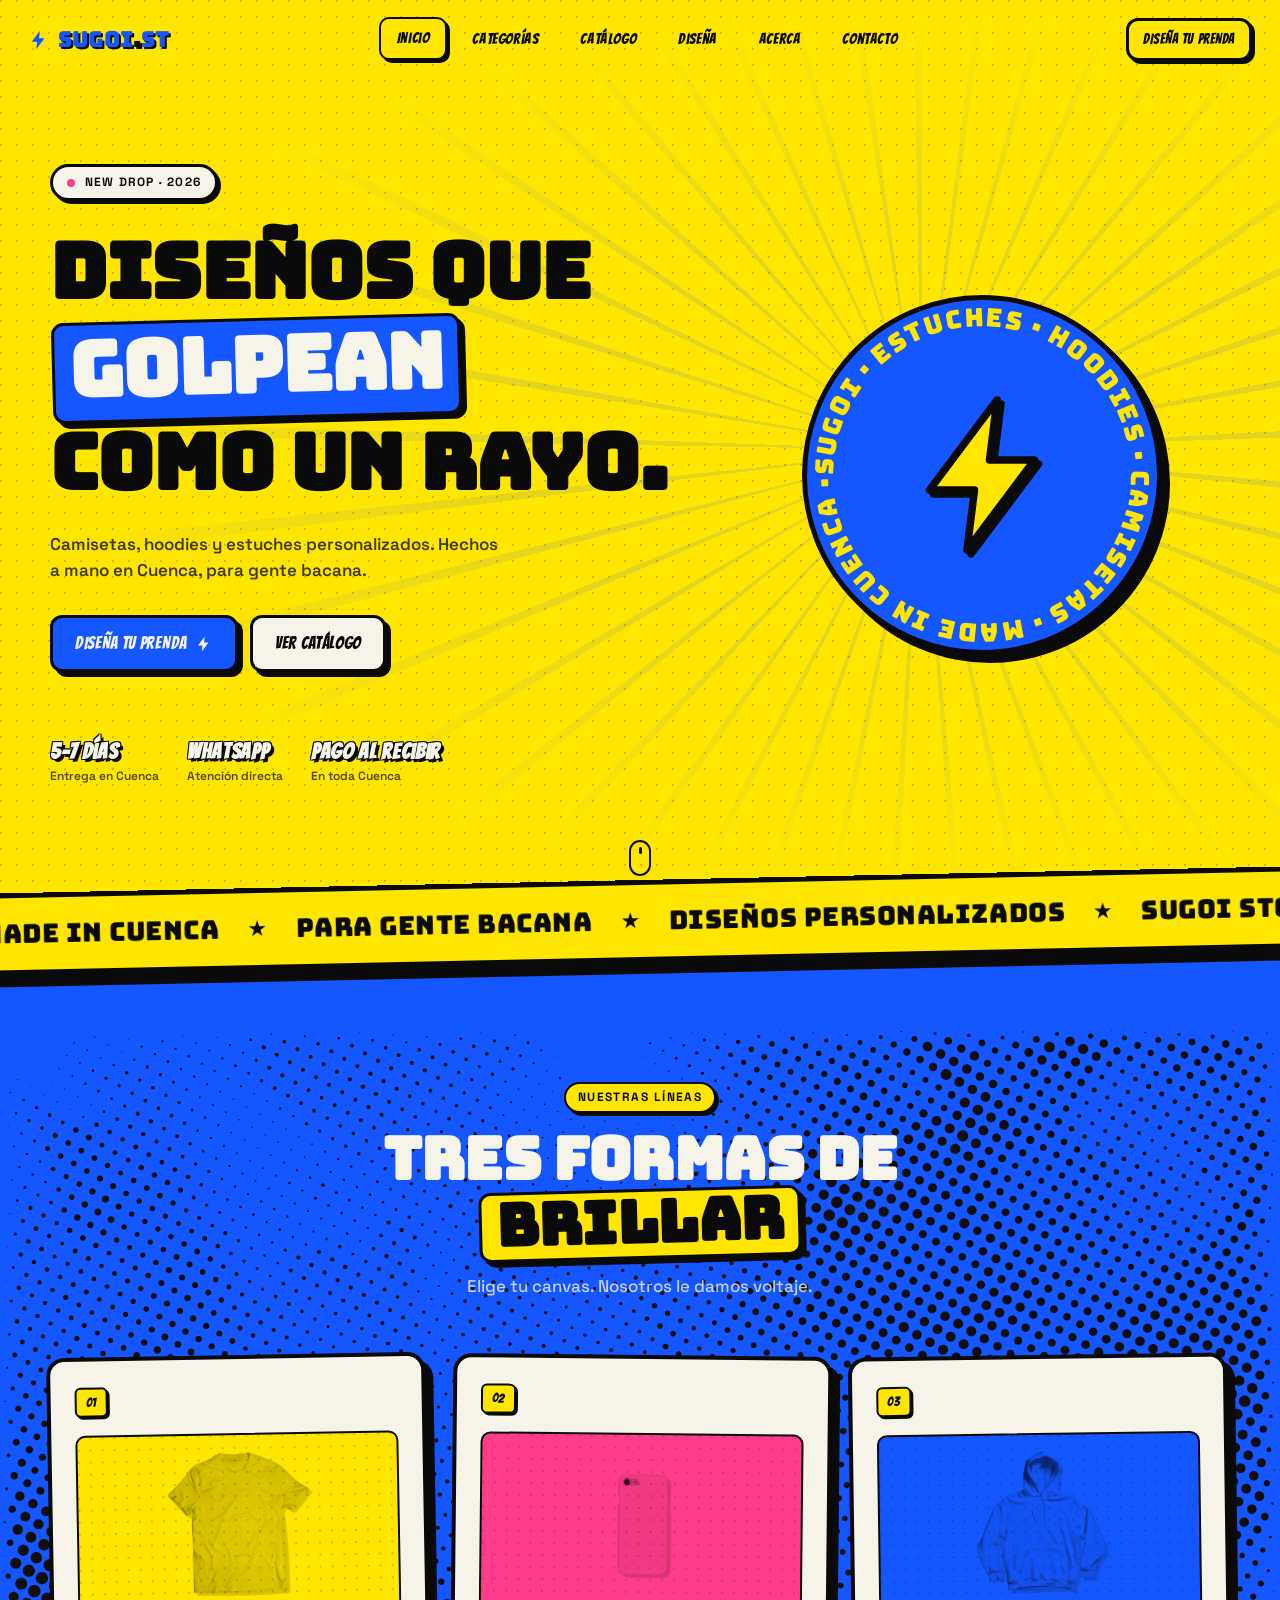
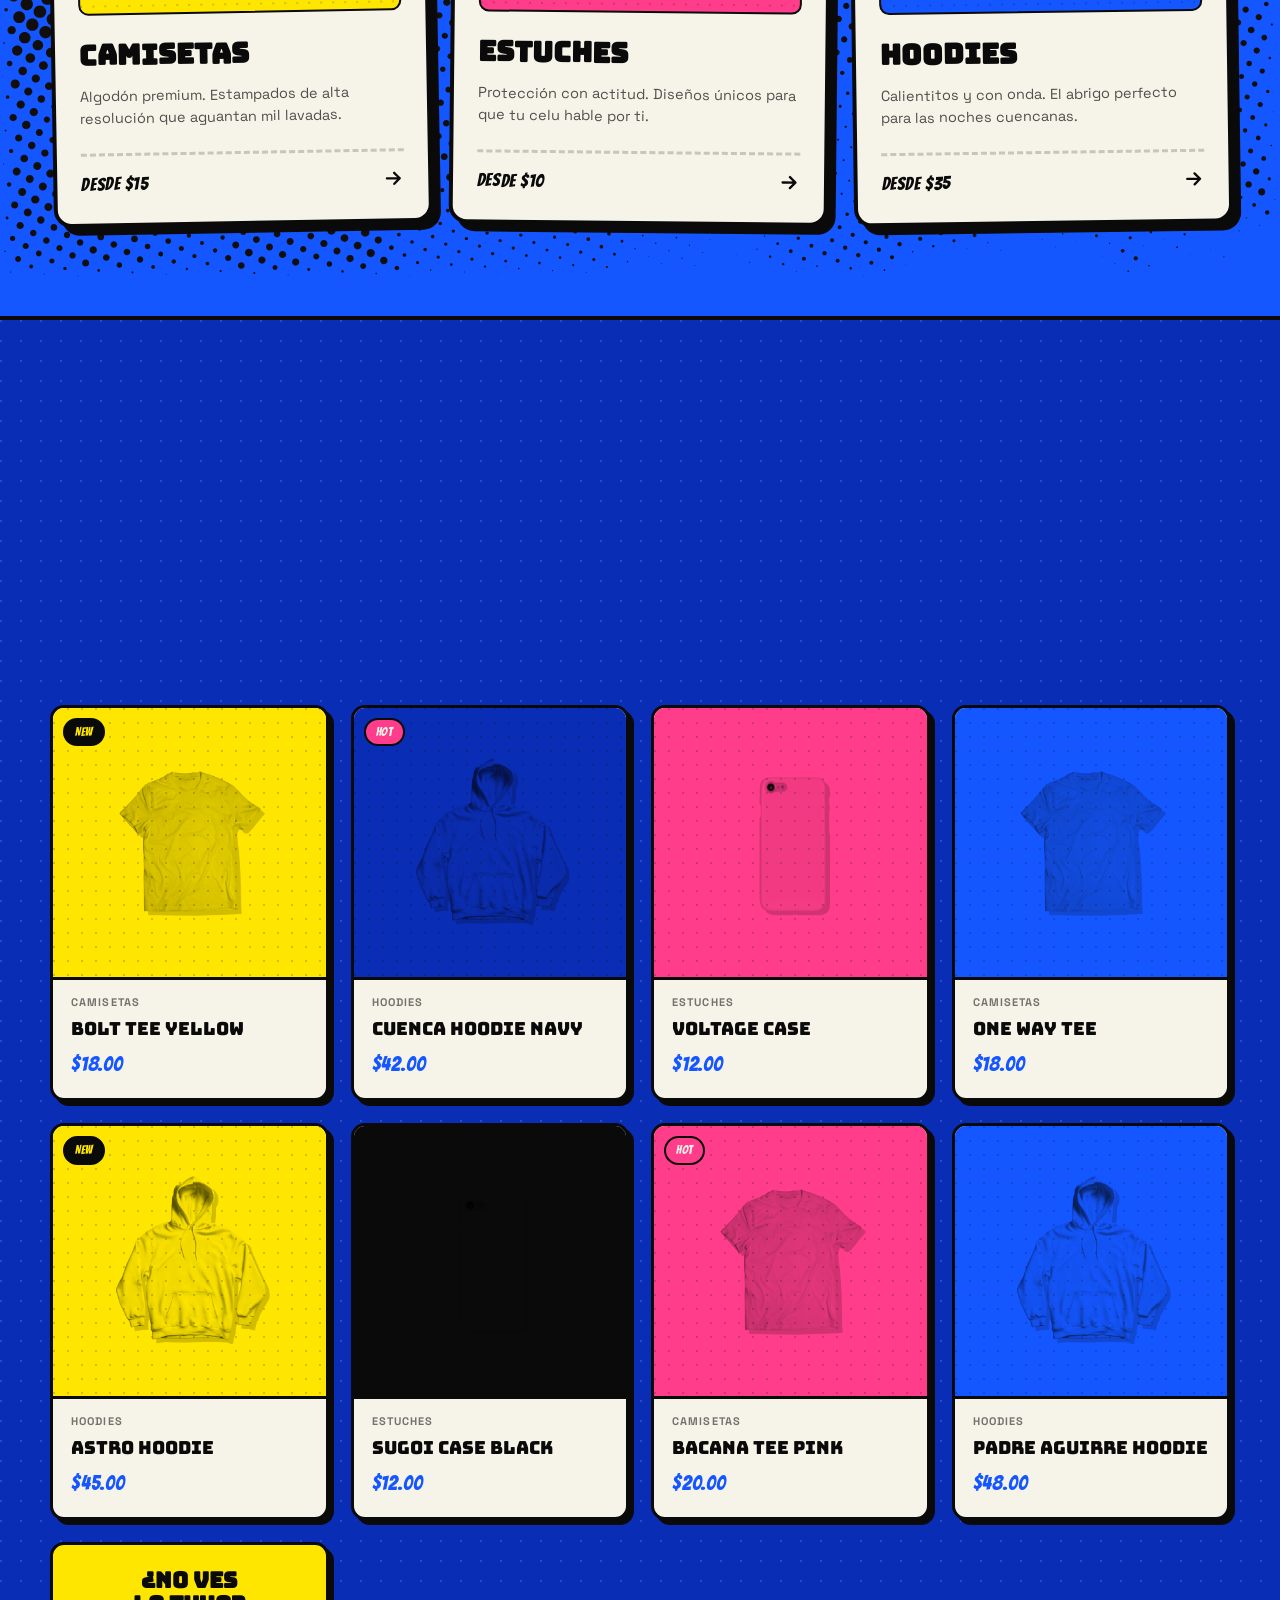
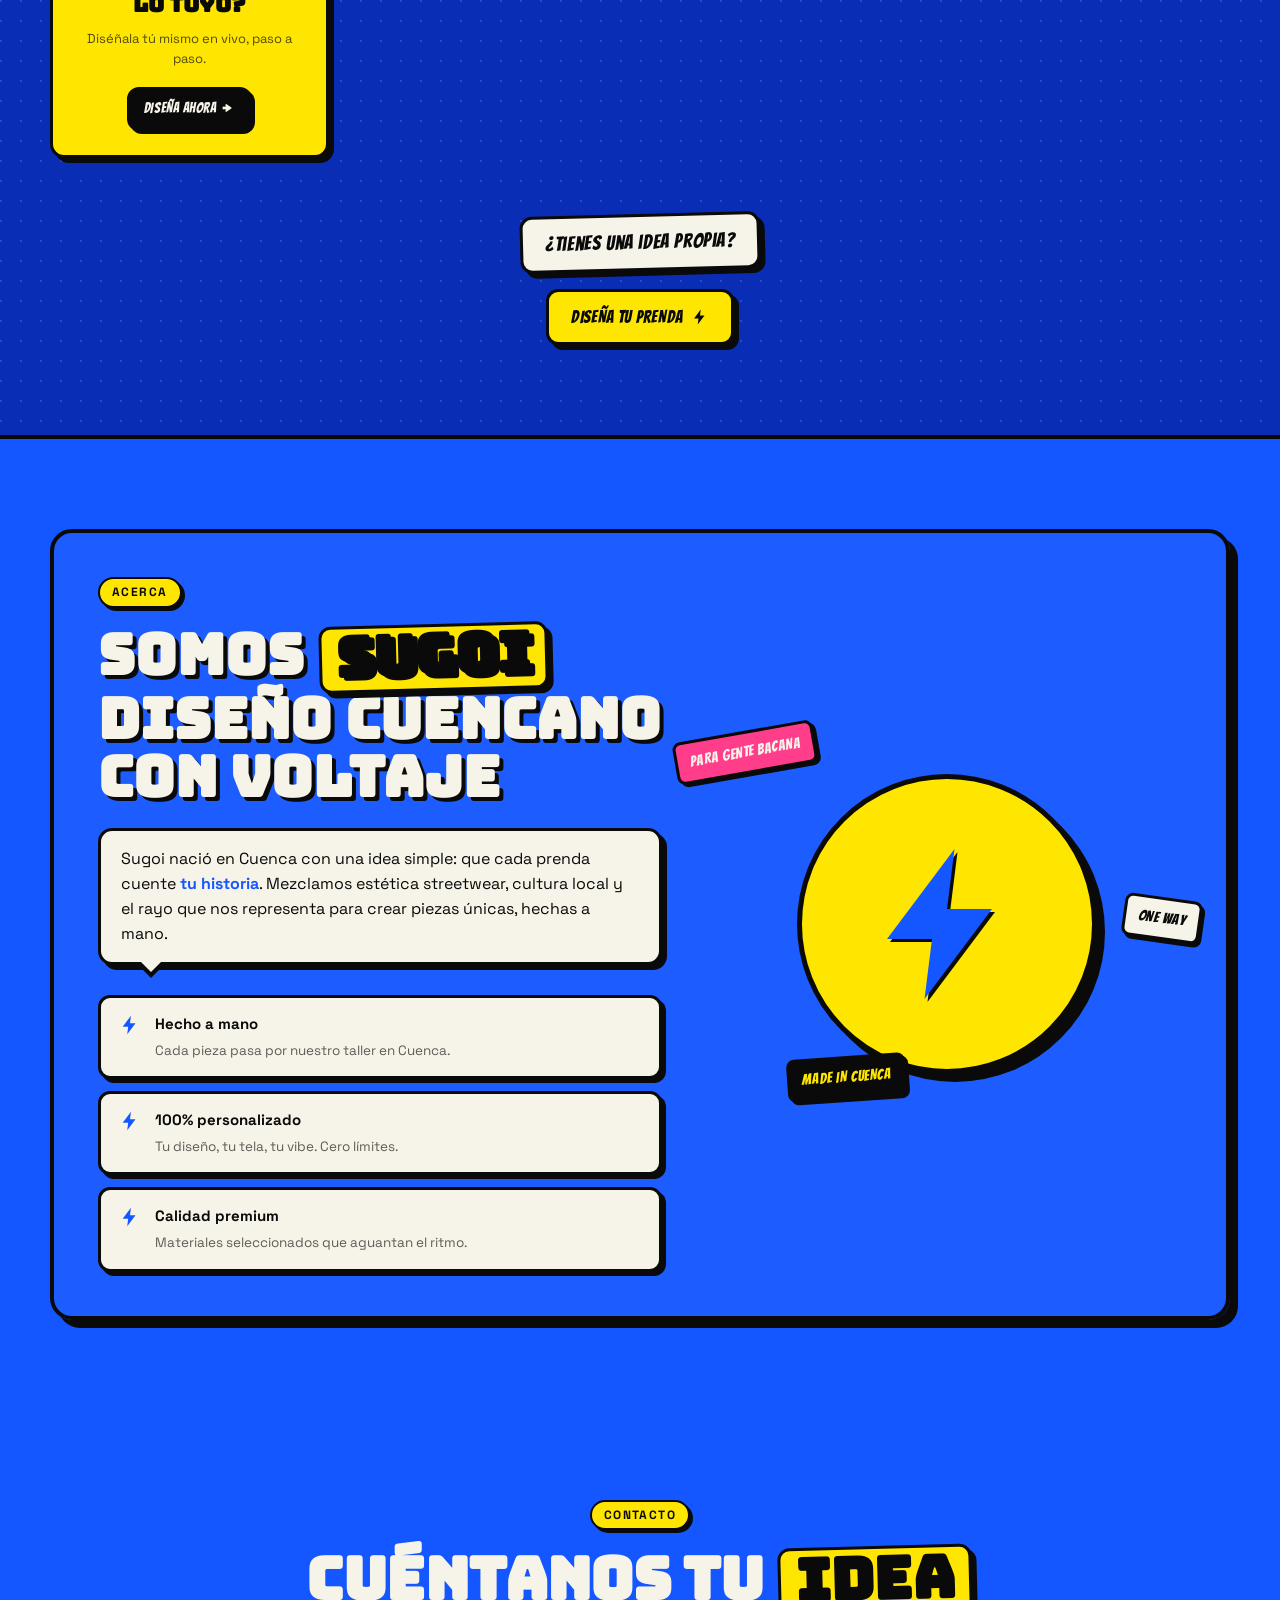
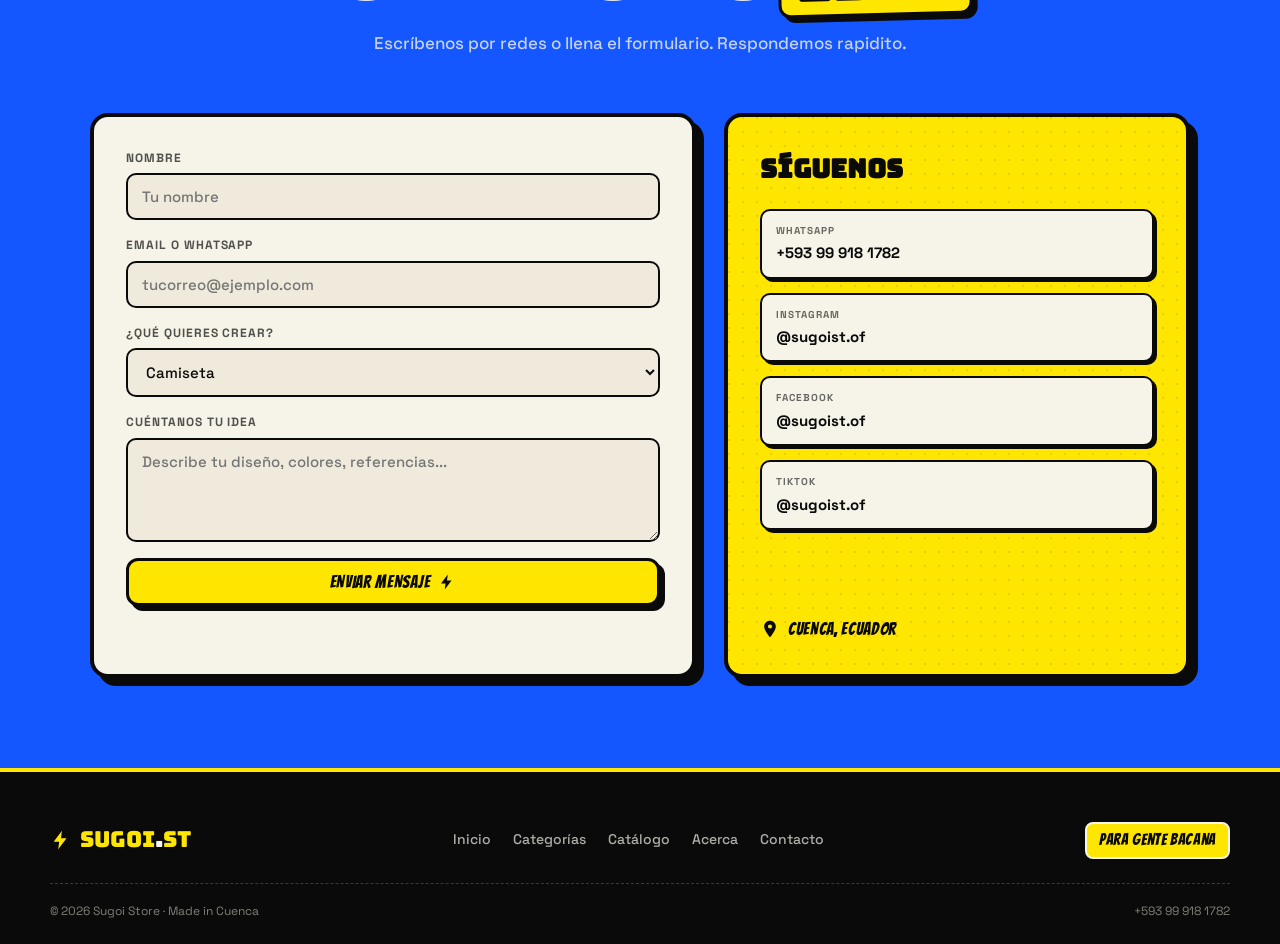
<file: index.html>
<!DOCTYPE html>
<html lang="es">
<head>
  <meta charset="UTF-8" />
  <meta name="viewport" content="width=device-width, initial-scale=1.0" />
  <title>SUGOI Store — Diseños hechos en Cuenca | Camisetas, Hoodies, Estuches</title>
  <meta name="description" content="Diseña tu prenda en vivo. Camisetas, hoodies y estuches personalizados hechos a mano en Cuenca." />
  <link rel="icon" type="image/svg+xml" href="assets/img/favicon.svg" />
  <link rel="preconnect" href="https://fonts.googleapis.com" />
  <link rel="preconnect" href="https://fonts.gstatic.com" crossorigin />
  <link href="https://fonts.googleapis.com/css2?family=Bangers&family=Bungee&family=Space+Grotesk:wght@400;500;600;700&display=swap" rel="stylesheet" />
  <link rel="stylesheet" href="assets/css/styles.css" />
</head>
<body>

  <header class="nav" id="nav">
    <a href="#inicio" class="nav__logo" aria-label="Sugoi Store">
      <svg viewBox="0 0 24 24" class="bolt-icon" aria-hidden="true">
        <path d="M13 2 4 14h6l-1 8 9-12h-6l1-8z"/>
      </svg>
      <span>SUGOI<span class="dot">.</span>st</span>
    </a>
    <nav class="nav__links">
      <a href="#inicio">Inicio</a>
      <a href="#categorias">Categorías</a>
      <a href="#catalogo">Catálogo</a>
      <a href="pruebas.html">Diseña</a>
      <a href="#acerca" data-secondary>Acerca</a>
      <a href="#contacto" data-secondary>Contacto</a>
    </nav>
    <a href="pruebas.html" class="btn btn--primary btn--sm nav__cta">Diseña tu prenda</a>
    <button class="nav__burger" id="navBurger" aria-label="Menú">
      <span></span><span></span><span></span>
    </button>
  </header>

  <section class="hero" id="inicio">
    <div class="hero__content">
      <div class="hero__badge">
        <span class="pulse-dot"></span>
        New Drop · 2026
      </div>

      <h1 class="hero__title">
        <span class="word">Diseños</span>
        <span class="word">que</span>
        <span class="word"><span class="hl">golpean</span></span>
        <span class="word">como</span>
        <span class="word">un rayo.</span>
      </h1>

      <p class="hero__subtitle">
        Camisetas, hoodies y estuches personalizados. Hechos a mano en Cuenca, para gente bacana.
      </p>

      <div class="hero__cta">
        <a href="pruebas.html" class="btn btn--primary">
          Diseña tu prenda
          <svg viewBox="0 0 24 24" class="bolt-icon"><path d="M13 2 4 14h6l-1 8 9-12h-6l1-8z"/></svg>
        </a>
        <a href="#catalogo" class="btn btn--ghost">Ver catálogo</a>
      </div>

      <div class="hero__trust">
        <div><strong>5–7 días</strong><span>Entrega en Cuenca</span></div>
        <div><strong>WhatsApp</strong><span>Atención directa</span></div>
        <div><strong>Pago al recibir</strong><span>En toda Cuenca</span></div>
      </div>
    </div>

    <div class="hero__visual">
      <div class="hero__disc">
        <svg viewBox="0 0 200 200" class="rotating-text" aria-hidden="true">
          <defs>
            <path id="circlePath" d="M 100,100 m -85,0 a 85,85 0 1,1 170,0 a 85,85 0 1,1 -170,0" />
          </defs>
          <text font-family="Bungee" font-size="14.5" fill="currentColor" letter-spacing="1">
            <textPath href="#circlePath">SUGOI · ESTUCHES · HOODIES · CAMISETAS · MADE IN CUENCA · </textPath>
          </text>
        </svg>
        <svg viewBox="-1 0 24 24" class="hero__bolt" aria-hidden="true">
          <path d="M13 2 4 14h6l-1 8 9-12h-6l1-8z"/>
        </svg>
      </div>
    </div>

    <a href="#categorias" class="scroll-down" aria-label="Desplázate">
      <span></span>
    </a>
  </section>

  <div class="marquee" aria-hidden="true">
    <div class="marquee__track">
      <span>MADE IN CUENCA</span><i class="sep">★</i>
      <span>PARA GENTE BACANA</span><i class="sep">★</i>
      <span>DISEÑOS PERSONALIZADOS</span><i class="sep">★</i>
      <span>SUGOI STORE</span><i class="sep">★</i>
      <span>NEW DROP 2026</span><i class="sep">★</i>
      <span>MADE IN CUENCA</span><i class="sep">★</i>
      <span>PARA GENTE BACANA</span><i class="sep">★</i>
      <span>DISEÑOS PERSONALIZADOS</span><i class="sep">★</i>
      <span>SUGOI STORE</span><i class="sep">★</i>
      <span>NEW DROP 2026</span><i class="sep">★</i>
    </div>
  </div>

  <section class="categories" id="categorias">
    <div class="section-head reveal">
      <span class="eyebrow">Nuestras líneas</span>
      <h2>Tres formas de <span class="hl">brillar</span></h2>
      <p>Elige tu canvas. Nosotros le damos voltaje.</p>
    </div>

    <div class="cat-grid">
      <article class="cat-card reveal" data-cat="camisetas">
        <span class="cat-card__num">01</span>
        <div class="cat-card__mockup" style="--cat-bg: #ffe600;">
          <img src="assets/mockups/camiseta-front.png" alt="Camiseta Sugoi" />
        </div>
        <h3>Camisetas</h3>
        <p>Algodón premium. Estampados de alta resolución que aguantan mil lavadas.</p>
        <div class="cat-card__footer">
          <span>Desde $15</span>
          <svg viewBox="0 0 24 24" class="arrow"><path d="M5 12h14m-6-6 6 6-6 6" stroke="currentColor" stroke-width="2.5" fill="none" stroke-linecap="round" stroke-linejoin="round"/></svg>
        </div>
      </article>

      <article class="cat-card reveal" data-cat="estuches">
        <span class="cat-card__num">02</span>
        <div class="cat-card__mockup" style="--cat-bg: #ff3d8a;">
          <img src="assets/mockups/estuche-front.png" alt="Estuche Sugoi" />
        </div>
        <h3>Estuches</h3>
        <p>Protección con actitud. Diseños únicos para que tu celu hable por ti.</p>
        <div class="cat-card__footer">
          <span>Desde $10</span>
          <svg viewBox="0 0 24 24" class="arrow"><path d="M5 12h14m-6-6 6 6-6 6" stroke="currentColor" stroke-width="2.5" fill="none" stroke-linecap="round" stroke-linejoin="round"/></svg>
        </div>
      </article>

      <article class="cat-card reveal" data-cat="hoodies">
        <span class="cat-card__num">03</span>
        <div class="cat-card__mockup" style="--cat-bg: #1456ff;">
          <img src="assets/mockups/hoodie-front.png" alt="Hoodie Sugoi" />
        </div>
        <h3>Hoodies</h3>
        <p>Calientitos y con onda. El abrigo perfecto para las noches cuencanas.</p>
        <div class="cat-card__footer">
          <span>Desde $35</span>
          <svg viewBox="0 0 24 24" class="arrow"><path d="M5 12h14m-6-6 6 6-6 6" stroke="currentColor" stroke-width="2.5" fill="none" stroke-linecap="round" stroke-linejoin="round"/></svg>
        </div>
      </article>
    </div>
  </section>

  <section class="catalog" id="catalogo">
    <div class="section-head reveal">
      <span class="eyebrow">Drops recientes</span>
      <h2>Catálogo <span class="hl">en vivo</span></h2>
      <p>Lo último que salió del taller. Stock limitado.</p>
    </div>

    <div class="catalog__filters reveal">
      <button class="chip is-active" data-filter="all">Todo</button>
      <button class="chip" data-filter="camisetas">Camisetas</button>
      <button class="chip" data-filter="estuches">Estuches</button>
      <button class="chip" data-filter="hoodies">Hoodies</button>
    </div>

    <div class="catalog__grid" id="catalogGrid">

    </div>

    <div class="catalog__cta reveal">
      <p>¿Tienes una idea propia?</p>
      <a href="pruebas.html" class="btn btn--primary">
        Diseña tu prenda
        <svg viewBox="0 0 24 24" class="bolt-icon"><path d="M13 2 4 14h6l-1 8 9-12h-6l1-8z"/></svg>
      </a>
    </div>
  </section>

  <section class="about-wrap" id="acerca">
    <div class="about">
      <div class="about__content reveal">
        <span class="eyebrow">Acerca</span>
        <h2>Somos <span class="hl">SUGOI</span><br/>Diseño cuencano con voltaje</h2>
        <p class="about__lead">
          Sugoi nació en Cuenca con una idea simple: que cada prenda cuente
          <strong>tu historia</strong>. Mezclamos estética streetwear, cultura local y
          el rayo que nos representa para crear piezas únicas, hechas a mano.
        </p>

        <ul class="about__features">
          <li>
            <svg viewBox="0 0 24 24" class="bolt-icon"><path d="M13 2 4 14h6l-1 8 9-12h-6l1-8z"/></svg>
            <div><strong>Hecho a mano</strong><span>Cada pieza pasa por nuestro taller en Cuenca.</span></div>
          </li>
          <li>
            <svg viewBox="0 0 24 24" class="bolt-icon"><path d="M13 2 4 14h6l-1 8 9-12h-6l1-8z"/></svg>
            <div><strong>100% personalizado</strong><span>Tu diseño, tu tela, tu vibe. Cero límites.</span></div>
          </li>
          <li>
            <svg viewBox="0 0 24 24" class="bolt-icon"><path d="M13 2 4 14h6l-1 8 9-12h-6l1-8z"/></svg>
            <div><strong>Calidad premium</strong><span>Materiales seleccionados que aguantan el ritmo.</span></div>
          </li>
        </ul>
      </div>

      <div class="about__visual reveal">
        <span class="about__sticker about__sticker--1">PARA GENTE BACANA</span>
        <span class="about__sticker about__sticker--2">ONE WAY</span>
        <span class="about__sticker about__sticker--3">MADE IN CUENCA</span>
        <div class="about__disc">
          <svg viewBox="0 0 24 24" class="about__disc-bolt" aria-hidden="true">
            <path d="M13 2 4 14h6l-1 8 9-12h-6l1-8z"/>
          </svg>
        </div>
      </div>
    </div>
  </section>

  <section class="contact" id="contacto">
    <div class="contact__inner">
      <div class="section-head reveal">
        <span class="eyebrow">Contacto</span>
        <h2>Cuéntanos tu <span class="hl">idea</span></h2>
        <p>Escríbenos por redes o llena el formulario. Respondemos rapidito.</p>
      </div>

      <div class="contact__grid">
        <form class="contact__form reveal" id="contactForm" novalidate>
          <label>
            <span>Nombre</span>
            <input type="text" name="nombre" required placeholder="Tu nombre" />
          </label>
          <label>
            <span>Email o WhatsApp</span>
            <input type="text" name="contacto" required placeholder="tucorreo@ejemplo.com" />
          </label>
          <label>
            <span>¿Qué quieres crear?</span>
            <select name="linea">
              <option>Camiseta</option>
              <option>Estuche</option>
              <option>Hoodie</option>
              <option>Otro</option>
            </select>
          </label>
          <label>
            <span>Cuéntanos tu idea</span>
            <textarea name="mensaje" rows="4" placeholder="Describe tu diseño, colores, referencias..."></textarea>
          </label>
          <button type="submit" class="btn btn--primary btn--block">
            Enviar mensaje
            <svg viewBox="0 0 24 24" class="bolt-icon"><path d="M13 2 4 14h6l-1 8 9-12h-6l1-8z"/></svg>
          </button>
          <p class="form-msg" id="formMsg"></p>
        </form>

        <aside class="contact__side reveal">
          <h3>Síguenos</h3>
          <a href="https://wa.me/593999181782" target="_blank" rel="noopener" class="social-link">
            <span>WhatsApp</span><strong>+593 99 918 1782</strong>
          </a>
          <a href="https://www.instagram.com/sugoist.of/" target="_blank" rel="noopener" class="social-link">
            <span>Instagram</span><strong>@sugoist.of</strong>
          </a>
          <a href="https://www.facebook.com/sugoist.of" target="_blank" rel="noopener" class="social-link">
            <span>Facebook</span><strong>@sugoist.of</strong>
          </a>
          <a href="https://www.tiktok.com/@sugoist.of?lang=es-419" target="_blank" rel="noopener" class="social-link">
            <span>TikTok</span><strong>@sugoist.of</strong>
          </a>

          <div class="contact__location">
            <svg viewBox="0 0 24 24" width="20" height="20"><path d="M12 2C8 2 5 5 5 9c0 5 7 13 7 13s7-8 7-13c0-4-3-7-7-7zm0 9.5A2.5 2.5 0 1 1 12 6.5a2.5 2.5 0 0 1 0 5z" fill="currentColor"/></svg>
            <span>Cuenca, Ecuador</span>
          </div>
        </aside>
      </div>
    </div>
  </section>

  <footer class="footer">
    <div class="footer__main">
      <div class="footer__brand">
        <svg viewBox="0 0 24 24" class="bolt-icon"><path d="M13 2 4 14h6l-1 8 9-12h-6l1-8z"/></svg>
        <span>SUGOI<span class="dot">.</span>st</span>
      </div>
      <nav class="footer__nav">
        <a href="#inicio">Inicio</a>
        <a href="#categorias">Categorías</a>
        <a href="#catalogo">Catálogo</a>
        <a href="#acerca">Acerca</a>
        <a href="#contacto">Contacto</a>
      </nav>
      <span class="footer__tag">Para gente bacana</span>
    </div>
    <div class="footer__base">
      <span>© 2026 Sugoi Store · Made in Cuenca</span>
      <span>+593 99 918 1782</span>
    </div>
  </footer>

  <script src="assets/js/main.js"></script>
</body>
</html>
</file>
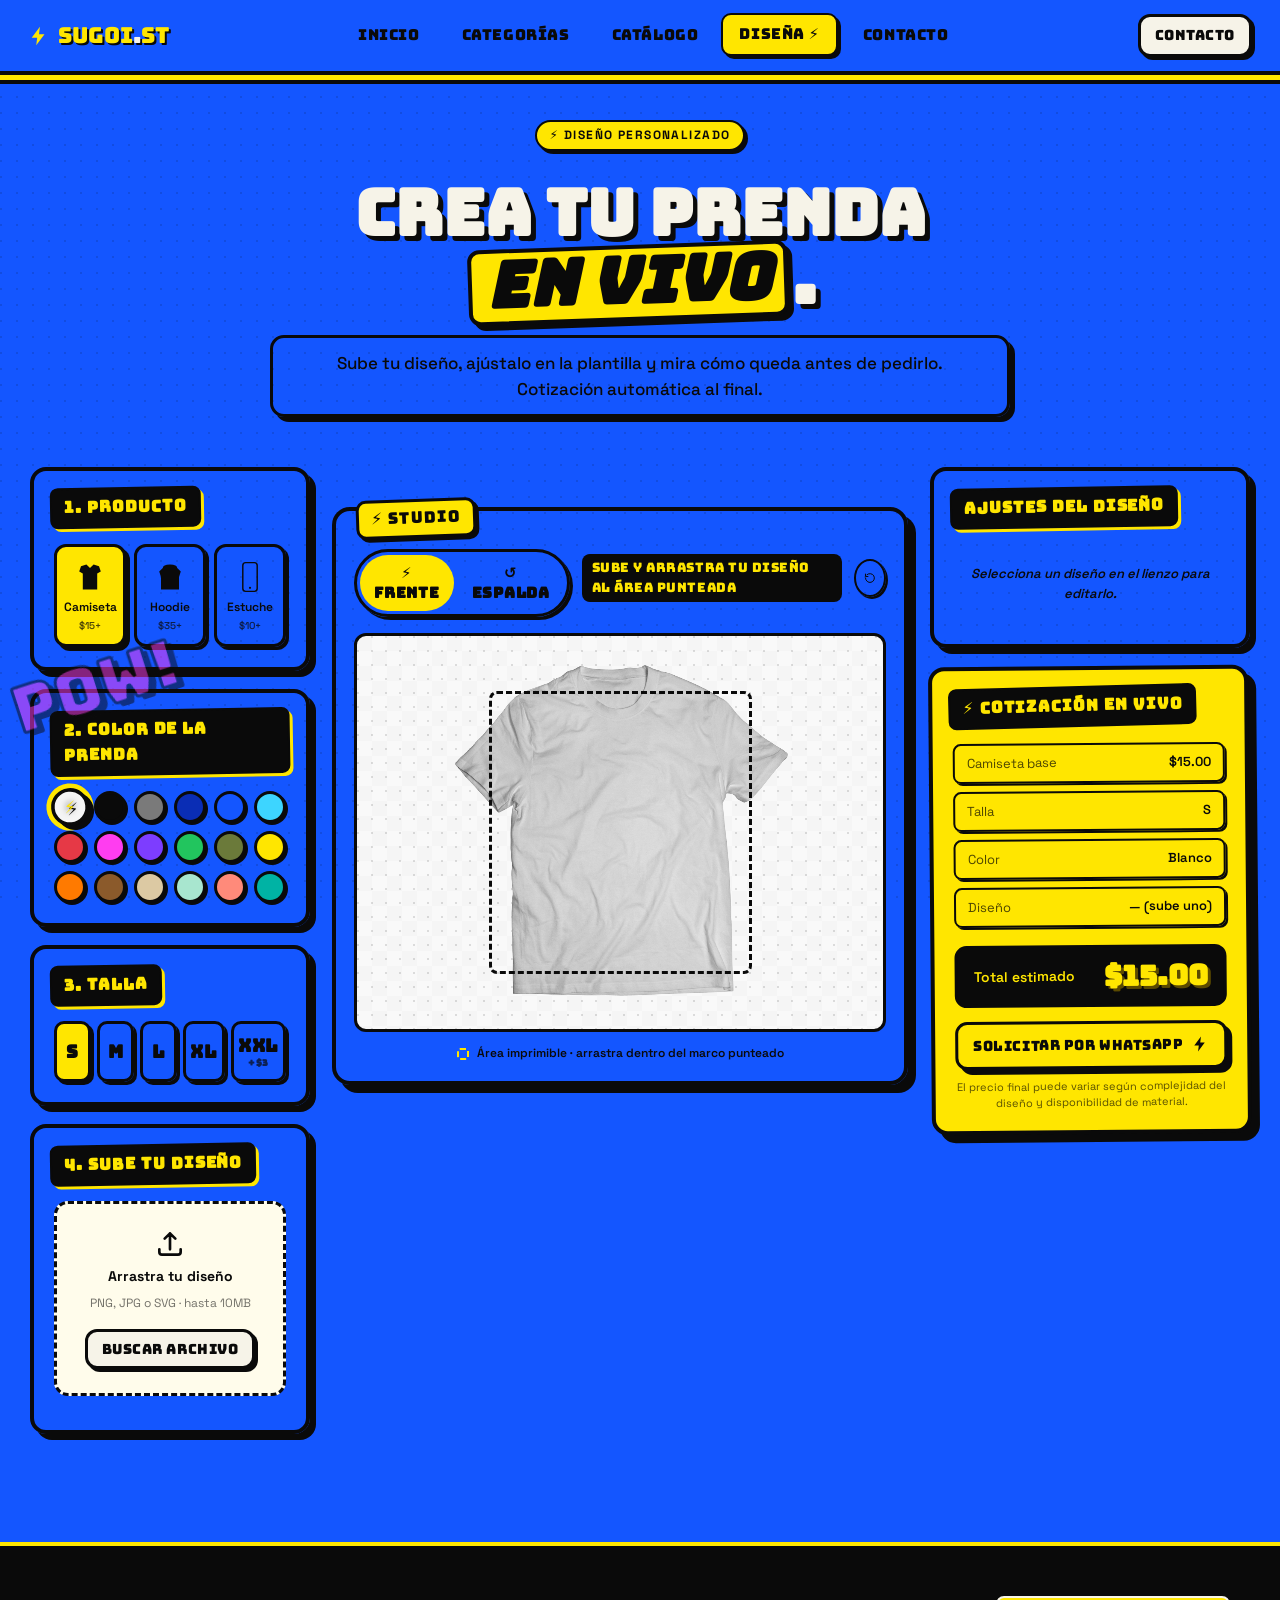
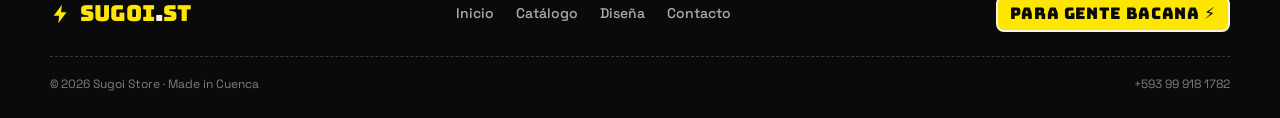
<file: pruebas.html>
<!DOCTYPE html>
<html lang="es">
<head>
  <meta charset="UTF-8" />
  <meta name="viewport" content="width=device-width, initial-scale=1.0" />
  <title>Diseña tu prenda · SUGOI Store</title>
  <link rel="icon" type="image/svg+xml" href="assets/img/favicon.svg" />
  <link rel="preconnect" href="https://fonts.googleapis.com" />
  <link rel="preconnect" href="https://fonts.gstatic.com" crossorigin />
  <link href="https://fonts.googleapis.com/css2?family=Bungee&family=Space+Grotesk:wght@400;500;600;700&family=Press+Start+2P&display=swap" rel="stylesheet" />
  <link rel="stylesheet" href="assets/css/styles.css" />
  <link rel="stylesheet" href="assets/css/pruebas.css" />
</head>
<body class="page-pruebas">

  <div class="bg-layer">
    <div class="grid-bg"></div>
    <div class="blob blob-1"></div>
    <div class="blob blob-2"></div>
  </div>

  <header class="nav is-scrolled" id="nav">
    <a href="index.html" class="nav__logo">
      <svg viewBox="0 0 24 24" class="bolt-icon"><path d="M13 2 4 14h6l-1 8 9-12h-6l1-8z"/></svg>
      <span>SUGOI<span class="dot">.</span>st</span>
    </a>
    <nav class="nav__links">
      <a href="index.html#inicio">Inicio</a>
      <a href="index.html#categorias">Categorías</a>
      <a href="index.html#catalogo">Catálogo</a>
      <a href="pruebas.html" class="is-active">Diseña ⚡</a>
      <a href="index.html#contacto">Contacto</a>
    </nav>
    <a href="index.html#contacto" class="btn btn--sm">
      Contacto
    </a>
  </header>

  <section class="design-intro">
    <span class="eyebrow">⚡ Diseño Personalizado</span>
    <h1>Crea tu prenda <em>en vivo</em>.</h1>
    <p>Sube tu diseño, ajústalo en la plantilla y mira cómo queda antes de pedirlo. Cotización automática al final.</p>
  </section>

  <div class="designer">

    <aside class="designer__left">

      <div class="panel">
        <h3 class="panel__title">1. Producto</h3>
        <div class="product-switch">
          <button class="prod-btn is-active" data-product="camiseta">
            <svg viewBox="0 0 100 100" class="prod-ico"><path d="M25 20 L40 15 L50 25 L60 15 L75 20 L80 35 L70 40 L70 85 L30 85 L30 40 L20 35 Z" fill="currentColor"/></svg>
            <span>Camiseta</span>
            <small>$15+</small>
          </button>
          <button class="prod-btn" data-product="hoodie">
            <svg viewBox="0 0 100 100" class="prod-ico"><path d="M30 25 Q30 15 50 15 Q70 15 70 25 L80 35 L75 50 L75 85 L25 85 L25 50 L20 35 Z M40 25 Q40 20 50 20 Q60 20 60 25 L60 35 Q50 40 40 35 Z" fill="currentColor"/></svg>
            <span>Hoodie</span>
            <small>$35+</small>
          </button>
          <button class="prod-btn" data-product="estuche">
            <svg viewBox="0 0 100 100" class="prod-ico"><rect x="30" y="10" width="40" height="80" rx="8" fill="none" stroke="currentColor" stroke-width="4"/><circle cx="50" cy="80" r="3" fill="currentColor"/></svg>
            <span>Estuche</span>
            <small>$10+</small>
          </button>
        </div>
      </div>

      <div class="panel">
        <h3 class="panel__title">2. Color de la prenda</h3>
        <div class="color-grid" id="colorGrid"></div>
      </div>

      <div class="panel" id="sizePanel">
        <h3 class="panel__title">3. Talla</h3>
        <div class="size-grid">
          <button class="size-btn is-active" data-size="S">S</button>
          <button class="size-btn" data-size="M">M</button>
          <button class="size-btn" data-size="L">L</button>
          <button class="size-btn" data-size="XL">XL</button>
          <button class="size-btn" data-size="XXL">XXL <small>+$3</small></button>
        </div>
      </div>

      <div class="panel" id="modelPanel">
        <h3 class="panel__title">3. Modelo de celular</h3>
        <select id="phoneModel" class="select">
          <optgroup label="iPhone">
            <option>iPhone 15 Pro Max</option>
            <option>iPhone 15 Pro</option>
            <option>iPhone 15</option>
            <option>iPhone 14 Pro Max</option>
            <option>iPhone 14 Pro</option>
            <option>iPhone 14</option>
            <option>iPhone 13</option>
            <option>iPhone 12</option>
            <option>iPhone 11</option>
          </optgroup>
          <optgroup label="Samsung">
            <option>Galaxy S24 Ultra</option>
            <option>Galaxy S24</option>
            <option>Galaxy S23</option>
            <option>Galaxy A54</option>
            <option>Galaxy A34</option>
          </optgroup>
          <optgroup label="Xiaomi">
            <option>Redmi Note 13</option>
            <option>Redmi Note 12</option>
            <option>Poco X6</option>
          </optgroup>
          <option>Otro modelo</option>
        </select>
      </div>

      <div class="panel">
        <h3 class="panel__title">4. Sube tu diseño</h3>
        <div class="dropzone" id="dropzone">
          <input type="file" id="fileInput" accept="image/png,image/jpeg,image/jpg,image/svg+xml" hidden />
          <svg viewBox="0 0 24 24" class="dz-ico"><path d="M12 16V4m0 0-4 4m4-4 4 4M4 16v2a2 2 0 0 0 2 2h12a2 2 0 0 0 2-2v-2" stroke="currentColor" stroke-width="2" fill="none" stroke-linecap="round" stroke-linejoin="round"/></svg>
          <p><strong>Arrastra tu diseño</strong></p>
          <small>PNG, JPG o SVG · hasta 10MB</small>
          <button class="btn btn--sm" type="button" id="browseBtn">Buscar archivo</button>
        </div>
        <div class="uploads" id="uploads"></div>
      </div>
    </aside>

    <main class="designer__canvas">
      <div class="canvas__toolbar">
        <div class="view-switch" id="viewSwitch">
          <button class="view-btn is-active" data-view="front">⚡ Frente</button>
          <button class="view-btn" data-view="back">↺ Espalda</button>
        </div>
        <div class="canvas__hint" id="canvasHint">Sube y arrastra tu diseño al área punteada</div>
        <button class="icon-btn" id="resetBtn" title="Reiniciar">
          <svg viewBox="0 0 24 24" width="18" height="18"><path d="M3 12a9 9 0 1 0 3-6.7M3 4v5h5" stroke="currentColor" stroke-width="2" fill="none" stroke-linecap="round" stroke-linejoin="round"/></svg>
        </button>
      </div>

      <div class="stage" id="stage">

        <canvas class="stage__canvas" id="stageCanvas"></canvas>

        <div class="print-area" id="printArea"></div>

        <div class="stage__foreground" id="stageForeground"></div>
      </div>

      <div class="canvas__legend">
        <span class="legend-dot"></span>
        Área imprimible · arrastra dentro del marco punteado
      </div>
    </main>

    <aside class="designer__right">
      <div class="panel">
        <h3 class="panel__title">Ajustes del diseño</h3>

        <div class="control" id="controlsWrap">
          <label class="ctrl-row">
            <span>Tamaño</span>
            <input type="range" id="sizeRange" min="20" max="100" value="55" />
            <em id="sizeVal">55%</em>
          </label>
          <label class="ctrl-row">
            <span>Rotación</span>
            <input type="range" id="rotRange" min="-180" max="180" value="0" />
            <em id="rotVal">0°</em>
          </label>
          <label class="ctrl-row">
            <span>Opacidad</span>
            <input type="range" id="opacityRange" min="20" max="100" value="100" />
            <em id="opacityVal">100%</em>
          </label>
          <div class="ctrl-grid">
            <button class="mini-btn" id="centerBtn">⌖ Centrar</button>
            <button class="mini-btn" id="flipBtn">⇋ Voltear</button>
            <button class="mini-btn danger" id="deleteBtn">✕ Eliminar</button>
          </div>
        </div>

        <p class="ctrl-empty" id="ctrlEmpty">Selecciona un diseño en el lienzo para editarlo.</p>
      </div>

      <div class="panel quote">
        <h3 class="panel__title">⚡ Cotización en vivo</h3>

        <ul class="quote__list" id="quoteList"></ul>

        <div class="quote__total">
          <span>Total estimado</span>
          <strong id="quoteTotal">$0.00</strong>
        </div>

        <button class="btn btn--primary btn--block" id="requestQuoteBtn">
          Solicitar por WhatsApp
          <svg viewBox="0 0 24 24" class="bolt-icon"><path d="M13 2 4 14h6l-1 8 9-12h-6l1-8z"/></svg>
        </button>
        <small class="quote__note">El precio final puede variar según complejidad del diseño y disponibilidad de material.</small>
      </div>
    </aside>
  </div>

  <div class="toast" id="toast"></div>

  <footer class="footer">
    <div class="footer__main">
      <div class="footer__brand">
        <svg viewBox="0 0 24 24" class="bolt-icon"><path d="M13 2 4 14h6l-1 8 9-12h-6l1-8z"/></svg>
        <span>SUGOI<span class="dot">.</span>st</span>
      </div>
      <nav class="footer__nav">
        <a href="index.html#inicio">Inicio</a>
        <a href="index.html#catalogo">Catálogo</a>
        <a href="pruebas.html">Diseña</a>
        <a href="index.html#contacto">Contacto</a>
      </nav>
      <p class="footer__tag">Para gente bacana ⚡</p>
    </div>
    <div class="footer__base">
      <span>© 2026 Sugoi Store · Made in Cuenca</span>
      <span>+593 99 918 1782</span>
    </div>
  </footer>

  <script src="assets/js/pruebas.js"></script>
</body>
</html>
</file>
<file: assets/css/styles.css>
:root {
  --blue:      #1456ff;
  --blue-deep: #0a2db5;
  --yellow:    #ffe600;
  --ink:       #0a0a0a;
  --cream:     #f6f3e8;
  --pink:      #ff3d8a;
  --paper:     var(--cream);
  --paper-2:   #efeadb;
  --line-ink:  rgba(10,10,10,0.12);
  --sh-sm: 3px 3px 0 var(--ink);
  --sh:    5px 5px 0 var(--ink);
  --sh-lg: 8px 8px 0 var(--ink);

  --font-display: "Bungee", system-ui, sans-serif;
  --font-comic:   "Bangers", "Bungee", system-ui, sans-serif;
  --font-body:    "Space Grotesk", system-ui, -apple-system, sans-serif;

  --r:    14px;
  --r-sm: 8px;
  --ease: cubic-bezier(0.2, 0.7, 0.2, 1);
}

* { box-sizing: border-box; margin: 0; padding: 0; }

html { scroll-behavior: smooth; }

body {
  font-family: var(--font-body);
  background: var(--blue);
  color: var(--cream);
  line-height: 1.55;
  overflow-x: hidden;
  min-height: 100vh;

  background-image:
    radial-gradient(circle at 1px 1px, rgba(10,10,10,0.18) 1.3px, transparent 1.3px);
  background-size: 16px 16px;
  background-attachment: fixed;
}

img, svg { display: block; max-width: 100%; }
a { color: inherit; text-decoration: none; }
button { font-family: inherit; cursor: pointer; border: 0; background: none; color: inherit; }

.hl {
  background: var(--yellow);
  color: var(--ink);
  padding: 0 14px 4px;
  border: 3px solid var(--ink);
  border-radius: 12px;
  box-shadow: var(--sh);
  display: inline-block;
  transform: rotate(-1.5deg);
  margin: 0 2px;
  font-style: normal;
}

.nav {
  position: fixed;
  inset: 0 0 auto 0;
  z-index: 100;
  display: flex;
  align-items: center;
  justify-content: space-between;
  gap: 16px;
  padding: 14px 28px;
  background: transparent;
  border-bottom: 0;
  box-shadow: none;
  transition: padding 0.3s var(--ease), background 0.3s var(--ease), backdrop-filter 0.3s var(--ease);
}

.nav.is-scrolled {
  padding: 10px 28px;
  background: var(--blue);
  backdrop-filter: none;
  -webkit-backdrop-filter: none;
  border-bottom: 4px solid var(--ink);
  box-shadow: 0 5px 0 var(--yellow), 0 9px 0 var(--ink);
}

.nav__logo {
  display: flex;
  align-items: center;
  gap: 8px;
  font-family: var(--font-display);
  font-size: 22px;

  color: var(--blue);
  text-shadow: 2px 2px 0 var(--ink);
  flex-shrink: 0;
  transition: color 0.3s var(--ease);
}
.nav__logo .bolt-icon { width: 22px; height: 22px; }
.nav__logo .dot { color: var(--ink); transition: color 0.3s var(--ease); }

.nav.is-scrolled .nav__logo { color: var(--yellow); }
.nav.is-scrolled .nav__logo .dot { color: var(--cream); }

.nav__links {
  display: flex;
  gap: 6px;
  background: transparent;
  padding: 4px;
  border-radius: 99px;
  border: 0;
  box-shadow: none;
}
.nav__links a {
  padding: 8px 16px;
  border-radius: 10px;
  font-family: var(--font-comic);
  font-weight: 400;
  font-size: 15px;
  letter-spacing: 0.04em;

  color: var(--ink);
  border: 2px solid transparent;
  transition: background 0.15s var(--ease),
              color 0.15s var(--ease),
              border-color 0.15s var(--ease),
              transform 0.15s var(--ease),
              box-shadow 0.15s var(--ease);
  white-space: nowrap;
}

.nav__links a:hover,
.nav__links a.is-active {
  background: var(--yellow);
  color: var(--ink);
  border-color: var(--ink);
  box-shadow: 3px 3px 0 var(--ink);
  transform: translate(-1px, -1px);
}
.nav__links a:active {
  transform: translate(2px, 2px);
  box-shadow: 1px 1px 0 var(--ink);
}
.nav__cta {
  flex-shrink: 0;
}
.nav__burger { display: none; flex-direction: column; gap: 5px; padding: 8px; }
.nav__burger span { width: 24px; height: 2px; background: var(--cream); }

.btn {
  display: inline-flex;
  align-items: center;
  gap: 8px;
  padding: 12px 22px;
  border-radius: 12px;
  font-family: var(--font-comic);
  font-size: 17px;
  letter-spacing: 0.04em;
  text-transform: uppercase;
  border: 3px solid var(--ink);
  background: var(--cream);
  color: var(--ink);
  box-shadow: var(--sh);
  transition: transform 0.15s var(--ease), box-shadow 0.15s var(--ease);
  white-space: nowrap;
}
.btn:hover  { transform: translate(-2px, -2px); box-shadow: 7px 7px 0 var(--ink); }
.btn:active { transform: translate(3px, 3px);   box-shadow: 2px 2px 0 var(--ink); }

.btn--primary { background: var(--yellow); }
.btn--ghost   { background: var(--cream); }
.btn--dark    { background: var(--ink); color: var(--cream); }

.btn--sm  { padding: 8px 14px; font-size: 14px; box-shadow: var(--sh-sm); }
.btn--sm:hover { box-shadow: 5px 5px 0 var(--ink); }
.btn--block { width: 100%; justify-content: center; }

.bolt-icon { width: 18px; height: 18px; fill: currentColor; flex-shrink: 0; }

.hero {
  position: relative;
  min-height: 100vh;
  padding: 130px 50px 80px;
  display: grid;
  grid-template-columns: 1.3fr 1fr;
  align-items: center;
  gap: 40px;
  overflow: hidden;

  background-color: var(--yellow);
  background-image: radial-gradient(circle at 1px 1px, rgba(10,10,10,0.18) 1.3px, transparent 1.3px);
  background-size: 16px 16px;
  color: var(--ink);
}

.hero::before {
  content: "";
  position: absolute;
  inset: 0;
  background:
    repeating-conic-gradient(
      from 0deg at 72% 50%,
      transparent 0 7deg,
      rgba(20, 86, 255, 0.12) 7deg 8deg
    );
  pointer-events: none;
  mask-image: radial-gradient(ellipse at 72% 50%, black 30%, transparent 70%);
}

.hero__content { position: relative; z-index: 2; }

.hero__badge {
  display: inline-flex;
  align-items: center;
  gap: 10px;
  padding: 6px 14px;
  background: var(--cream);
  color: var(--ink);
  border: 3px solid var(--ink);
  border-radius: 99px;
  box-shadow: var(--sh-sm);
  font-family: var(--font-body);
  font-weight: 700;
  font-size: 12px;
  letter-spacing: 0.1em;
  text-transform: uppercase;
  margin-bottom: 26px;
  white-space: nowrap;
}
.pulse-dot {
  width: 8px; height: 8px;
  border-radius: 50%;
  background: var(--pink);
  box-shadow: 0 0 0 0 var(--pink);
  animation: pulse 1.8s infinite;
}
@keyframes pulse {
  0%   { box-shadow: 0 0 0 0 rgba(255,61,138,0.6); }
  70%  { box-shadow: 0 0 0 12px rgba(255,61,138,0); }
  100% { box-shadow: 0 0 0 0 rgba(255,61,138,0); }
}

.hero__title {
  font-family: var(--font-display);
  font-size: clamp(48px, 6vw, 88px);
  line-height: 1.18;
  letter-spacing: -0.01em;
  margin-bottom: 22px;
  color: var(--ink);
  text-shadow: none;
}

.hero .hl {
  background: var(--blue);
  color: var(--cream);
  border-color: var(--ink);
}
.hero__title .word {
  display: inline-block;
  opacity: 0;
  transform: translateY(30px);
  animation: wordIn 0.7s var(--ease) forwards;
}
.hero__title .word:nth-child(1) { animation-delay: 0.1s; }
.hero__title .word:nth-child(2) { animation-delay: 0.2s; }
.hero__title .word:nth-child(3) { animation-delay: 0.3s; }
.hero__title .word:nth-child(4) { animation-delay: 0.4s; }
.hero__title .word:nth-child(5) { animation-delay: 0.5s; }
@keyframes wordIn { to { opacity: 1; transform: translateY(0); } }

.hero__subtitle {
  font-size: 17px;
  color: rgba(10,10,10,0.78);
  margin-bottom: 32px;
  max-width: 460px;
  font-weight: 600;
}

.hero__cta {
  display: flex;
  gap: 12px;
  margin-bottom: 44px;
  flex-wrap: wrap;
}

.hero__trust {
  display: flex;
  gap: 28px;
  padding-top: 24px;

  flex-wrap: wrap;
}
.hero__trust > div {
  display: flex;
  flex-direction: column;
}
.hero__trust strong {
  font-family: var(--font-comic);
  font-size: 22px;
  letter-spacing: 0.03em;
  color: var(--cream);
  text-shadow:
    -1px -1px 0 var(--ink),
     1px -1px 0 var(--ink),
    -1px  1px 0 var(--ink),
     1px  1px 0 var(--ink),
     3px  3px 0 var(--ink);
  line-height: 1.1;
  white-space: nowrap;
}
.hero__trust span {
  font-size: 12px;
  color: rgba(10,10,10,0.72);
  margin-top: 3px;
  font-weight: 600;
  white-space: nowrap;
}

.hero__visual {
  position: relative;
  display: flex;
  justify-content: center;
  align-items: center;
  height: 480px;
  z-index: 1;
}
.hero__disc {
  position: relative;
  width: 360px;
  height: 360px;
  background: var(--blue);
  border: 5px solid var(--ink);
  border-radius: 50%;
  box-shadow: var(--sh-lg);
  animation: floatY 6s ease-in-out infinite;
}
@keyframes floatY {
  0%, 100% { transform: translateY(0); }
  50%      { transform: translateY(-14px); }
}
.rotating-text {
  position: absolute;
  top: 50%;
  left: 50%;
  width: calc(100% + 20px);
  height: calc(100% + 20px);
  color: var(--yellow);
  pointer-events: none;

  transform: translate(-50%, -50%);
  animation: spin 26s linear infinite;
  transform-origin: center center;
}
@keyframes spin {
  from { transform: translate(-50%, -50%) rotate(0deg); }
  to   { transform: translate(-50%, -50%) rotate(360deg); }
}

.hero__bolt {
  position: absolute;
  top: 50%;
  left: 50%;
  width: 180px;
  height: 180px;
  transform: translate(-50%, -50%);
  fill: var(--yellow);
  stroke: var(--ink);
  stroke-width: 1;
  stroke-linejoin: round;
  filter: drop-shadow(4px 4px 0 var(--ink));
  z-index: 2;
}

.hero .btn--primary {
  background: var(--blue);
  color: var(--cream);
}
.hero .btn--ghost {
  background: var(--cream);
  color: var(--ink);
}
.hero .scroll-down {
  border-color: var(--ink);
}
.hero .scroll-down span {
  background: var(--ink);
}

.scroll-down {
  position: absolute;
  bottom: 24px;
  left: 50%;
  transform: translateX(-50%);
  width: 22px;
  height: 36px;
  border: 2px solid var(--cream);
  border-radius: 99px;
  display: flex;
  justify-content: center;
  padding-top: 5px;
  z-index: 2;
}
.scroll-down span {
  width: 3px;
  height: 7px;
  background: var(--yellow);
  border-radius: 2px;
  animation: scrolly 1.6s ease-in-out infinite;
}
@keyframes scrolly {
  0%   { transform: translateY(0); opacity: 1; }
  100% { transform: translateY(14px); opacity: 0; }
}

.marquee {
  background: var(--yellow);
  color: var(--ink);
  padding: 16px 0;
  border-top: 5px solid var(--ink);
  border-bottom: 5px solid var(--ink);
  overflow: hidden;
  transform: rotate(-1.2deg);
  margin: -20px -20px 30px;
  position: relative;
  z-index: 3;
  box-shadow: 0 20px 0 -8px var(--ink);
}
.marquee__track {
  display: flex;
  align-items: center;
  gap: 28px;
  animation: marquee 28s linear infinite;
  white-space: nowrap;
  font-family: var(--font-display);
  font-size: 26px;
  letter-spacing: 0.02em;
}
.marquee__track .sep {
  font-style: normal;
  font-size: 22px;
}
@keyframes marquee { to { transform: translateX(-50%); } }

section { padding: 90px 50px; position: relative; }
section.has-stickers { position: relative; overflow: hidden; }

.section-head {
  max-width: 760px;
  margin: 0 auto 56px;
  text-align: center;
  position: relative;
}
.eyebrow {
  display: inline-block;
  font-family: var(--font-body);
  font-weight: 700;
  font-size: 12px;
  color: var(--ink);
  background: var(--yellow);
  border: 2px solid var(--ink);
  padding: 4px 12px;
  border-radius: 99px;
  margin-bottom: 16px;
  letter-spacing: 0.12em;
  text-transform: uppercase;
  box-shadow: var(--sh-sm);
  white-space: nowrap;
}
.section-head h2 {
  font-family: var(--font-display);
  font-size: clamp(36px, 4.6vw, 64px);
  line-height: 1.02;
  letter-spacing: -0.01em;
  color: var(--cream);
  text-shadow: none;
  margin-bottom: 14px;
}
.section-head p {
  color: rgba(246,243,232,0.78);
  font-size: 17px;
  font-weight: 500;
}

.categories {
  background: var(--blue);
  border-bottom: 4px solid var(--ink);
  background-image: url(../img/dotted-bkg.svg);
  background-repeat: no-repeat;
  background-position: center;
  background-size: 100%;
}

.cat-grid {
  display: grid;
  grid-template-columns: repeat(3, 1fr);
  gap: 22px;
  max-width: 1200px;
  margin: 0 auto;
}

.cat-card {
  background: var(--cream);
  color: var(--ink);
  border: 4px solid var(--ink);
  border-radius: 18px;
  box-shadow: var(--sh-lg);
  padding: 26px 24px;
  position: relative;
  overflow: hidden;
  transition: transform 0.2s var(--ease), box-shadow 0.2s var(--ease);
  cursor: pointer;
}
.cat-grid > .cat-card:nth-child(1) { transform: rotate(-1deg); }
.cat-grid > .cat-card:nth-child(2) { transform: rotate(0.6deg); }
.cat-grid > .cat-card:nth-child(3) { transform: rotate(-0.8deg); }
.cat-card:hover { transform: translate(-4px, -4px) rotate(-1deg); box-shadow: 12px 12px 0 var(--ink); }

.cat-card__num {
  background: var(--yellow);
  color: var(--ink);
  border: 2px solid var(--ink);
  padding: 3px 9px;
  border-radius: 6px;
  box-shadow: 2px 2px 0 var(--ink);
  font-family: var(--font-comic);
  font-size: 13px;
  display: inline-block;
  margin-bottom: 18px;
  letter-spacing: 0.04em;
}

.cat-card__mockup {
  height: 180px;
  display: flex;
  align-items: center;
  justify-content: center;
  margin-bottom: 18px;
  position: relative;
  background:
    radial-gradient(circle at 1px 1px, rgba(10,10,10,0.18) 1.3px, transparent 1.3px);
  background-size: 12px 12px;
  background-color: var(--cat-bg, var(--blue));
  border: 2px solid var(--ink);
  border-radius: 10px;
  overflow: hidden;
  transition: transform 0.4s var(--ease);
}
.cat-card:hover .cat-card__mockup { transform: scale(1.03) rotate(-2deg); }
.cat-card__mockup img {
  max-height: 95%;
  max-width: 80%;
  object-fit: contain;
  mix-blend-mode: multiply;
  filter: drop-shadow(3px 3px 0 rgba(0,0,0,0.15));
}

.cat-card h3 {
  font-family: var(--font-display);
  font-size: 28px;
  margin-bottom: 8px;
  color: var(--ink);
}
.cat-card p {
  color: rgba(10,10,10,0.7);
  font-size: 14.5px;
  margin-bottom: 22px;
  min-height: 46px;
}
.cat-card__footer {
  display: flex;
  align-items: center;
  justify-content: space-between;
  gap: 12px;
  border-top: 3px dashed rgba(10,10,10,0.2);
  padding-top: 14px;
  font-family: var(--font-comic);
  font-size: 18px;
  letter-spacing: 0.03em;
  color: var(--ink);
  white-space: nowrap;
}
.cat-card__footer .arrow {
  width: 22px; height: 22px;
  transition: transform 0.3s var(--ease);
}
.cat-card:hover .cat-card__footer .arrow { transform: translateX(6px); }

.catalog {
  background: var(--blue-deep);
  background-image:
    radial-gradient(circle at 1px 1px, rgba(255,255,255,0.14) 1.2px, transparent 1.2px);
  background-size: 20px 20px;
  border-bottom: 4px solid var(--ink);
}

.catalog__filters {
  display: flex;
  justify-content: center;
  gap: 10px;
  margin-bottom: 44px;
  flex-wrap: wrap;
}
.chip {
  padding: 8px 18px;
  border-radius: 99px;
  background: var(--cream);
  border: 3px solid var(--ink);
  font-family: var(--font-comic);
  font-size: 15px;
  letter-spacing: 0.04em;
  color: var(--ink);
  box-shadow: var(--sh-sm);
  transition: transform 0.15s var(--ease), box-shadow 0.15s var(--ease);
}
.chip:hover { transform: translate(-2px, -2px); box-shadow: 5px 5px 0 var(--ink); }
.chip.is-active { background: var(--yellow); }

.catalog__grid {
  display: grid;
  grid-template-columns: repeat(4, 1fr);
  gap: 22px;
  max-width: 1300px;
  margin: 0 auto;
}

.product {
  background: var(--cream);
  color: var(--ink);
  border: 3px solid var(--ink);
  border-radius: 14px;
  box-shadow: var(--sh);
  overflow: hidden;
  position: relative;
  transition: transform 0.2s var(--ease), box-shadow 0.2s var(--ease);
  cursor: pointer;
}
.product:hover { transform: translate(-3px, -3px) rotate(0.6deg); box-shadow: 9px 9px 0 var(--ink); }

.product__img {
  aspect-ratio: 1;
  background-color: var(--c, var(--blue));
  background-image:
    radial-gradient(circle at 1px 1px, rgba(10,10,10,0.18) 1.3px, transparent 1.3px);
  background-size: 14px 14px;
  position: relative;
  overflow: hidden;
  display: flex;
  align-items: center;
  justify-content: center;
  border-bottom: 3px solid var(--ink);
}
.product__img img {
  max-height: 92%;
  max-width: 82%;
  object-fit: contain;
  mix-blend-mode: multiply;
  filter: drop-shadow(4px 4px 0 rgba(0,0,0,0.18));
  transition: transform 0.35s var(--ease);
}
.product:hover .product__img img { transform: scale(1.04) rotate(-2deg); }

.product__tag {
  position: absolute;
  top: 10px;
  left: 10px;
  z-index: 3;
  background: var(--ink);
  color: var(--yellow);
  padding: 3px 10px;
  border-radius: 99px;
  font-family: var(--font-comic);
  font-size: 12px;
  letter-spacing: 0.06em;
  border: 2px solid var(--ink);
}
.product__tag.hot { background: var(--pink); color: var(--cream); }

.product__info { padding: 14px 18px 18px; }
.product__cat {
  font-size: 11px;
  font-weight: 700;
  color: var(--ink);
  opacity: 0.55;
  margin-bottom: 4px;
  letter-spacing: 0.1em;
  text-transform: uppercase;
}
.product__name {
  font-family: var(--font-display);
  font-size: 18px;
  margin-bottom: 6px;
  color: var(--ink);
}
.product__price {
  font-family: var(--font-comic);
  font-size: 20px;
  color: var(--blue);
  letter-spacing: 0.04em;
}

.product--cta {
  background: var(--yellow);
  display: flex;
  flex-direction: column;
  justify-content: center;
  align-items: center;
  text-align: center;
  padding: 24px;
  gap: 12px;
}
.product--cta h3 {
  font-family: var(--font-display);
  font-size: 22px;
  line-height: 1.1;
  color: var(--ink);
}
.product--cta p {
  font-size: 13px;
  color: rgba(10,10,10,0.7);
}
.product--cta .btn { margin-top: 6px; }

.catalog__cta {
  text-align: center;
  margin-top: 56px;
  display: flex;
  flex-direction: column;
  align-items: center;
  gap: 18px;
}
.catalog__cta p {
  background: var(--cream);
  color: var(--ink);
  border: 3px solid var(--ink);
  border-radius: 12px;
  box-shadow: var(--sh);
  padding: 10px 22px;
  display: inline-block;
  transform: rotate(-1.5deg);
  font-family: var(--font-comic);
  font-size: 20px;
  letter-spacing: 0.03em;
}

.about {
  display: grid;
  grid-template-columns: 1.2fr 1fr;
  gap: 50px;
  align-items: center;
  max-width: 1240px;
  margin: 0 auto;
  background: rgba(255,255,255,0.04);
  border: 4px solid var(--ink);
  border-radius: 22px;
  padding: 44px;
  box-shadow: var(--sh-lg);
}

.about__content h2 {
  font-family: var(--font-display);
  font-size: clamp(36px, 4.4vw, 60px);
  line-height: 1.02;
  margin-bottom: 22px;
  color: var(--cream);
  text-shadow: 4px 4px 0 var(--ink);
}
.about__lead {
  background: var(--cream);
  color: var(--ink);
  padding: 16px 20px;
  border: 3px solid var(--ink);
  border-radius: 14px;
  box-shadow: var(--sh);
  font-size: 16px;
  margin-bottom: 30px;
  position: relative;
}
.about__lead strong { color: var(--blue); }

.about__lead::after {
  content: "";
  position: absolute;
  bottom: -16px; left: 36px;
  border: 14px solid transparent;
  border-top-color: var(--ink);
  border-bottom: 0;
}
.about__lead::before {
  content: "";
  position: absolute;
  bottom: -10px; left: 40px;
  border: 10px solid transparent;
  border-top-color: var(--cream);
  border-bottom: 0;
  z-index: 1;
}

.about__features {
  list-style: none;
  display: flex;
  flex-direction: column;
  gap: 12px;
}
.about__features li {
  display: flex;
  gap: 14px;
  align-items: flex-start;
  padding: 14px 18px;
  background: var(--cream);
  color: var(--ink);
  border: 3px solid var(--ink);
  border-radius: 12px;
  box-shadow: 4px 4px 0 var(--ink);
  transition: transform 0.2s var(--ease), box-shadow 0.2s var(--ease);
}
.about__features li:hover { transform: translate(-2px, -2px); box-shadow: 6px 6px 0 var(--ink); }
.about__features .bolt-icon { width: 22px; height: 22px; color: var(--blue); flex-shrink: 0; margin-top: 2px; }
.about__features strong { display: block; font-size: 15px; margin-bottom: 2px; }
.about__features span { color: rgba(10,10,10,0.65); font-size: 13.5px; }

.about__visual {
  position: relative;
  height: 460px;
}
.about__disc {
  position: absolute;
  top: 50%; left: 50%;
  transform: translate(-50%, -50%);
  width: 300px; height: 300px;
  border-radius: 50%;
  background: var(--yellow);
  border: 5px solid var(--ink);
  display: flex;
  align-items: center;
  justify-content: center;
  box-shadow: var(--sh-lg);
}
.about__disc-bolt {
  width: 180px;
  height: 180px;
  fill: var(--blue);
  filter: drop-shadow(3px 3px 0 var(--ink));
}

.about__sticker {
  position: absolute;
  font-family: var(--font-comic);
  font-size: 15px;
  letter-spacing: 0.04em;
  padding: 7px 12px;
  border: 3px solid var(--ink);
  border-radius: 8px;
  box-shadow: var(--sh-sm);
  z-index: 2;
  user-select: none;
  white-space: nowrap;
}
.about__sticker--1 {
  top: 8%; left: -8%;
  background: var(--pink);
  color: var(--cream);
  transform: rotate(-10deg);
}
.about__sticker--2 {
  top: 44%; right: -4%;
  background: var(--cream);
  color: var(--ink);
  transform: rotate(8deg);
}
.about__sticker--3 {
  bottom: 12%; left: 16%;
  background: var(--ink);
  color: var(--yellow);
  transform: rotate(-4deg);
}

.contact {
  background: var(--blue);
}
.contact__inner { max-width: 1100px; margin: 0 auto; }

.contact__grid {
  display: grid;
  grid-template-columns: 1.3fr 1fr;
  gap: 28px;
  margin-top: 12px;
}

.contact__form {
  background: var(--cream);
  color: var(--ink);
  border: 4px solid var(--ink);
  border-radius: 18px;
  box-shadow: var(--sh-lg);
  padding: 32px;
  display: flex;
  flex-direction: column;
  gap: 16px;
}
.contact__form label {
  display: flex;
  flex-direction: column;
  gap: 6px;
  font-size: 12px;
  color: rgba(10,10,10,0.7);
  font-weight: 700;
  letter-spacing: 0.08em;
  text-transform: uppercase;
}
.contact__form input,
.contact__form select,
.contact__form textarea {
  font-family: inherit;
  background: var(--paper-2);
  border: 2.5px solid var(--ink);
  color: var(--ink);
  padding: 12px 14px;
  border-radius: 10px;
  font-size: 15px;
  font-weight: 500;
  transition: background 0.2s var(--ease);
}
.contact__form input:focus,
.contact__form select:focus,
.contact__form textarea:focus {
  outline: none;
  background: var(--yellow);
}
.contact__form textarea { resize: vertical; min-height: 100px; }
.contact__form select option { background: var(--cream); color: var(--ink); }
.form-msg {
  font-size: 14px;
  color: var(--blue);
  font-weight: 600;
  min-height: 20px;
  text-align: center;
}

.contact__side {
  background: var(--yellow);
  color: var(--ink);
  border: 4px solid var(--ink);
  border-radius: 18px;
  box-shadow: var(--sh-lg);
  padding: 32px;
  display: flex;
  flex-direction: column;
  gap: 14px;
  position: relative;
  overflow: hidden;
}
.contact__side::before {
  content: "";
  position: absolute;
  inset: 0;
  background:
    radial-gradient(circle at 1px 1px, rgba(10,10,10,0.10) 1.4px, transparent 1.4px);
  background-size: 14px 14px;
  pointer-events: none;
}
.contact__side h3 {
  font-family: var(--font-display);
  font-size: 26px;
  margin-bottom: 6px;
  position: relative;
}
.social-link {
  display: flex;
  flex-direction: column;
  padding: 12px 14px;
  background: var(--cream);
  border: 2.5px solid var(--ink);
  border-radius: 10px;
  box-shadow: 3px 3px 0 var(--ink);
  transition: transform 0.15s var(--ease), box-shadow 0.15s var(--ease);
  position: relative;
}
.social-link:hover { transform: translate(-2px, -2px); box-shadow: 5px 5px 0 var(--ink); }
.social-link span {
  font-size: 10px;
  font-weight: 700;
  letter-spacing: 0.1em;
  text-transform: uppercase;
  opacity: 0.6;
  margin-bottom: 3px;
}
.social-link strong { font-size: 15px; }

.contact__location {
  margin-top: auto;
  display: flex;
  align-items: center;
  gap: 8px;
  font-family: var(--font-comic);
  font-size: 17px;
  letter-spacing: 0.04em;
  position: relative;
  z-index: 1;
  white-space: nowrap;
}

.footer {
  background: var(--ink);
  color: var(--cream);
  padding: 50px 50px 24px;
  border-top: 4px solid var(--yellow);
}
.footer__main {
  display: flex;
  justify-content: space-between;
  align-items: center;
  flex-wrap: wrap;
  gap: 22px;
  padding-bottom: 24px;
  border-bottom: 1px dashed rgba(246,243,232,0.2);
}
.footer__brand {
  display: flex;
  align-items: center;
  gap: 8px;
  font-family: var(--font-display);
  font-size: 22px;
  color: var(--yellow);
}
.footer__brand .bolt-icon { width: 22px; height: 22px; }
.footer__brand .dot { color: var(--cream); }
.footer__nav { display: flex; gap: 22px; flex-wrap: wrap; }
.footer__nav a { color: rgba(246,243,232,0.7); font-size: 14px; font-weight: 500; }
.footer__nav a:hover { color: var(--yellow); }
.footer__tag {
  font-family: var(--font-comic);
  font-size: 16px;
  color: var(--ink);
  background: var(--yellow);
  padding: 4px 12px;
  border-radius: 8px;
  border: 2px solid var(--cream);
  letter-spacing: 0.04em;
}
.footer__base {
  display: flex;
  justify-content: space-between;
  flex-wrap: wrap;
  gap: 10px;
  padding-top: 18px;
  font-size: 12px;
  color: rgba(246,243,232,0.5);
}

.reveal {
  opacity: 0;
  transform: translateY(28px);
  transition: opacity 0.7s var(--ease), transform 0.7s var(--ease);
}
.reveal.is-visible { opacity: 1; transform: translateY(0); }

.cat-grid > .cat-card.reveal { transform: translateY(28px) rotate(0); }
.cat-grid > .cat-card.reveal.is-visible:nth-child(1) { transform: translateY(0) rotate(-1deg); }
.cat-grid > .cat-card.reveal.is-visible:nth-child(2) { transform: translateY(0) rotate(0.6deg); }
.cat-grid > .cat-card.reveal.is-visible:nth-child(3) { transform: translateY(0) rotate(-0.8deg); }

.onom-burst {
  position: fixed;
  z-index: 9998;
  font-family: var(--font-comic);
  font-size: 44px;
  color: var(--yellow);
  -webkit-text-stroke: 2px var(--ink);
  text-shadow: 3px 3px 0 var(--ink);
  pointer-events: none;
  transform: translate(-50%, -50%) scale(0) rotate(-10deg);
  animation: onomPop 0.8s cubic-bezier(0.34, 1.56, 0.64, 1) forwards;
  letter-spacing: 0.04em;
  user-select: none;
  white-space: nowrap;
}
.onom-burst.c-pink { color: var(--pink); }
.onom-burst.c-yellow { color: var(--yellow); }
.onom-burst.c-cream { color: var(--cream); }
@keyframes onomPop {
  0%   { transform: translate(-50%, -50%) scale(0)    rotate(-10deg); opacity: 0; }
  30%  { transform: translate(-50%, -50%) scale(1.2)  rotate(-6deg);  opacity: 1; }
  60%  { transform: translate(-50%, -50%) scale(1)    rotate(-8deg);  opacity: 1; }
  100% { transform: translate(-50%, -120%) scale(0.85) rotate(-12deg); opacity: 0; }
}

@media (max-width: 1100px) {
  .nav__links a[data-secondary] { display: none; }
}
@media (max-width: 1024px) {
  .hero { grid-template-columns: 1fr; padding: 110px 24px 60px; }
  .hero__visual { height: 320px; }
  .hero__disc { width: 280px; height: 280px; }
  .hero__bolt { width: 140px; height: 140px; }
  .cat-grid { grid-template-columns: repeat(2, 1fr); }
  .catalog__grid { grid-template-columns: repeat(2, 1fr); }
  .about { grid-template-columns: 1fr; padding: 30px; }
  .about__visual { height: 320px; }
  .contact__grid { grid-template-columns: 1fr; }
  section { padding: 70px 24px; }
}
@media (max-width: 940px) {
  .nav__cta { display: none; }
}
@media (max-width: 720px) {
  .nav { padding: 12px 18px; }
  .nav__links { display: none; }
  .nav__cta { display: none; }
  .nav__burger { display: flex; }
  .marquee__track { font-size: 20px; }
  .cat-grid { grid-template-columns: 1fr; }
  .catalog__grid { grid-template-columns: 1fr 1fr; }
  .footer__main { flex-direction: column; text-align: center; }
}

@media (prefers-reduced-motion: reduce) {
  *, *::before, *::after {
    animation-duration: 0.01ms !important;
    transition-duration: 0.01ms !important;
  }
}
</file>
<file: assets/css/pruebas.css>
.page-pruebas { padding-top: 80px; }

.nav-design {
  background: var(--yellow) !important;
  color: var(--ink) !important;
}

.design-intro {
  text-align: center;
  padding: 40px 30px 20px;
  max-width: 800px;
  margin: 0 auto;
}
.design-intro h1 {
  font-family: var(--font-display);
  font-size: clamp(36px, 5vw, 64px);
  line-height: 1;
  margin: 14px 0 14px;
}
.design-intro p {
  color: var(--muted);
  font-size: 17px;
}

.designer {
  display: grid;
  grid-template-columns: 280px 1fr 320px;
  gap: 22px;
  padding: 30px;
  max-width: 1750px;
  margin: 0 auto 60px;
  align-items: start;
}

.panel {
  background: rgba(0,0,0,0.30);
  border: 1px solid var(--line);
  border-radius: var(--radius);
  padding: 20px;
  margin-bottom: 18px;
  backdrop-filter: blur(8px);
}
.panel__title {
  font-family: var(--font-pixel);
  font-size: 10px;
  color: var(--yellow);
  margin-bottom: 16px;
  letter-spacing: 0.08em;
}

.product-switch {
  display: grid;
  grid-template-columns: 1fr 1fr 1fr;
  gap: 8px;
}
.prod-btn {
  display: flex;
  flex-direction: column;
  align-items: center;
  gap: 4px;
  padding: 12px 6px;
  border-radius: var(--radius-sm);
  border: 1px solid var(--line);
  background: rgba(255,255,255,0.04);
  color: var(--white);
  transition: all 0.25s var(--ease);
  font-size: 12px;
  font-weight: 600;
}
.prod-btn:hover { border-color: var(--yellow); }
.prod-btn.is-active {
  background: var(--yellow);
  color: var(--ink);
  border-color: var(--yellow);
  box-shadow: 0 0 20px rgba(255,230,0,0.4);
}
.prod-ico { width: 36px; height: 36px; }
.prod-btn small { font-size: 10px; opacity: 0.75; font-weight: 500; }

.color-grid {
  display: grid;
  grid-template-columns: repeat(6, 1fr);
  gap: 8px;
}
.color-swatch {
  aspect-ratio: 1;
  border-radius: 50%;
  border: 2px solid rgba(255,255,255,0.2);
  cursor: pointer;
  position: relative;
  transition: transform 0.2s var(--ease), border-color 0.2s var(--ease);
}
.color-swatch:hover { transform: scale(1.12); }
.color-swatch.is-active {
  border-color: var(--yellow);
  box-shadow: 0 0 0 2px rgba(255,230,0,0.4), 0 0 14px rgba(255,230,0,0.5);
}
.color-swatch.is-active::after {
  content: "⚡";
  position: absolute;
  inset: 0;
  display: flex;
  align-items: center;
  justify-content: center;
  font-size: 14px;
  color: var(--yellow);
  text-shadow: 0 0 6px rgba(0,0,0,0.7);
}

.size-grid {
  display: grid;
  grid-template-columns: repeat(5, 1fr);
  gap: 6px;
}
.size-btn {
  padding: 10px 4px;
  border-radius: var(--radius-sm);
  border: 1px solid var(--line);
  background: rgba(255,255,255,0.04);
  color: var(--white);
  font-weight: 600;
  font-size: 13px;
  transition: all 0.2s var(--ease);
}
.size-btn small { display: block; font-size: 9px; opacity: 0.7; }
.size-btn:hover { border-color: var(--yellow); }
.size-btn.is-active {
  background: var(--yellow);
  color: var(--ink);
  border-color: var(--yellow);
}

.select {
  width: 100%;
  background: rgba(255,255,255,0.05);
  border: 1px solid var(--line);
  color: var(--white);
  padding: 12px 14px;
  border-radius: var(--radius-sm);
  font-family: inherit;
  font-size: 14px;
}
.select:focus { outline: none; border-color: var(--yellow); }
.select option, .select optgroup { background: var(--blue-dark); }

.dropzone {
  border: 2px dashed rgba(255,255,255,0.25);
  border-radius: var(--radius);
  padding: 24px 16px;
  text-align: center;
  cursor: pointer;
  transition: all 0.25s var(--ease);
  display: flex;
  flex-direction: column;
  align-items: center;
  gap: 6px;
}
.dropzone:hover, .dropzone.is-drag {
  border-color: var(--yellow);
  background: rgba(255,230,0,0.06);
  transform: scale(1.02);
}
.dz-ico { width: 32px; height: 32px; color: var(--yellow); }
.dropzone p { font-size: 14px; }
.dropzone small { color: var(--muted); font-size: 12px; }
.dropzone .btn { margin-top: 10px; }

.btn{
  font-size: 14px;
}

.uploads {
  display: grid;
  grid-template-columns: repeat(3, 1fr);
  gap: 8px;
  margin-top: 14px;
}
.upload-thumb {
  position: relative;
  aspect-ratio: 1;
  border-radius: 8px;
  overflow: hidden;
  border: 1px solid var(--line);
  background: rgba(255,255,255,0.05);
  cursor: pointer;
  transition: transform 0.2s var(--ease), border-color 0.2s var(--ease);
}
.upload-thumb:hover { transform: scale(1.05); border-color: var(--yellow); }
.upload-thumb img { width: 100%; height: 100%; object-fit: contain; padding: 4px; }
.upload-thumb__rm {
  position: absolute;
  top: 2px;
  right: 2px;
  width: 18px;
  height: 18px;
  border-radius: 50%;
  background: rgba(0,0,0,0.7);
  color: var(--white);
  font-size: 11px;
  display: flex;
  align-items: center;
  justify-content: center;
  border: none;
  cursor: pointer;
}

.designer__canvas {
  background: rgba(0,0,0,0.25);
  border: 1px solid var(--line);
  border-radius: var(--radius);
  padding: 18px;
  backdrop-filter: blur(8px);
  position: sticky;
  top: 90px;
  margin-top: 10px;
}

.canvas__toolbar {
  margin-top: 10px;
  display: flex;
  justify-content: space-between;
  align-items: center;
  gap: 12px;
  margin-bottom: 16px;
}
.view-switch {
  display: flex;
  gap: 4px;
  background: rgba(0,0,0,0.3);
  padding: 4px;
  border-radius: 99px;
  border: 1px solid var(--line);
}
.view-btn {
  padding: 8px 14px;
  border-radius: 99px;
  font-size: 13px;
  font-weight: 600;
  color: var(--white);
  transition: all 0.2s var(--ease);
}
.view-btn.is-active {
  background: var(--yellow);
  color: var(--ink);
}
.view-btn:disabled { opacity: 0.3; cursor: not-allowed; }

.canvas__hint {
  font-size: 12px;
  color: var(--muted);
  font-style: italic;
}

.icon-btn {
  padding: 8px;
  border-radius: 50%;
  background: rgba(255,255,255,0.08);
  color: var(--white);
  transition: all 0.2s var(--ease);
}
.icon-btn:hover { background: var(--yellow); color: var(--ink); transform: rotate(-90deg); }

.stage {
  position: relative;
  aspect-ratio: 1;
  width: 100%;
  max-width: 760px;
  margin: 0 auto;
  border-radius: var(--radius);
  background:
    radial-gradient(circle at center, rgba(255,255,255,0.08), transparent 70%),
    repeating-conic-gradient(rgba(255,255,255,0.03) 0 25%, transparent 0 50%);
  background-size: auto, 20px 20px;
  overflow: hidden;
  border: 1px solid var(--line);

  isolation: isolate;
}
.stage.is-dropping { box-shadow: inset 0 0 0 3px var(--yellow); }
.stage.is-dropping::before {
  content: "Suelta aquí ⚡";
  position: absolute;
  inset: 0;
  display: flex;
  align-items: center;
  justify-content: center;
  font-family: var(--font-display);
  font-size: 32px;
  color: var(--yellow);
  z-index: 100;
  background: rgba(20, 86, 255, 0.4);
  backdrop-filter: blur(4px);
}

.stage__canvas {
  position: absolute;
  inset: 0;
  width: 100%;
  height: 100%;
  pointer-events: none;
  z-index: 1;
  display: block;
}

.stage__foreground {
  position: absolute;
  inset: 0;
  pointer-events: none;
  z-index: 5;
  display: flex;
  align-items: center;
  justify-content: center;
}
.stage__foreground img,
.stage__foreground svg { width: 100%; height: 100%; object-fit: contain; }

.print-area { z-index: 3; }

.print-area {
  position: absolute;
  border: 2px dashed rgba(255,230,0,0.45);
  border-radius: 6px;
  pointer-events: none;
}
.print-area > * { pointer-events: auto; }

.print-area.is-clipped {
  overflow: hidden;
  border-color: transparent !important;
  -webkit-clip-path: inset(0 round 17% / 8.5%);
          clip-path: inset(0 round 17% / 8.5%);
}

.design-layer {
  position: absolute;
  user-select: none;
  -webkit-user-drag: none;
  cursor: grab;
  touch-action: none;
  outline: 2px solid transparent;
  outline-offset: 2px;
}
.design-layer:active { cursor: grabbing; }
.design-layer.is-selected { outline-color: var(--yellow); }
.design-layer img {
  width: 100%;
  height: 100%;
  object-fit: contain;
  pointer-events: none;
  -webkit-user-drag: none;
}

.handle {
  position: absolute;
  width: 14px;
  height: 14px;
  background: var(--yellow);
  border: 2px solid var(--ink);
  border-radius: 50%;
  z-index: 5;
  touch-action: none;
  box-shadow: 0 2px 6px rgba(0,0,0,0.4);
  display: none;
  transition: transform 0.15s ease;
}
.design-layer.is-selected .handle { display: block; }
.handle:hover { transform: scale(1.3); }

.handle-tl { top: -7px; left: -7px;  cursor: nwse-resize; }
.handle-tr { top: -7px; right: -7px; cursor: nesw-resize; }
.handle-bl { bottom: -7px; left: -7px;  cursor: nesw-resize; }
.handle-br { bottom: -7px; right: -7px; cursor: nwse-resize; }

.handle-rot {
  top: -34px;
  left: 50%;
  transform: translateX(-50%);
  cursor: grab;
  background: var(--white);
}
.handle-rot::before {
  content: "";
  position: absolute;
  top: 14px;
  left: 50%;
  width: 2px;
  height: 18px;
  background: var(--yellow);
  transform: translateX(-50%);
  z-index: -1;
}

.canvas__legend {
  text-align: center;
  font-size: 12px;
  color: var(--muted);
  margin-top: 12px;
  display: flex;
  align-items: center;
  justify-content: center;
  gap: 8px;
}
.legend-dot {
  width: 12px;
  height: 12px;
  border: 2px dashed var(--yellow);
  border-radius: 3px;
}

.control { display: flex; flex-direction: column; gap: 14px; }
.ctrl-row {
  display: grid;
  grid-template-columns: 70px 1fr 40px;
  align-items: center;
  gap: 10px;
  font-size: 13px;
  color: var(--muted);
}
.ctrl-row em {
  font-style: normal;
  color: var(--yellow);
  font-weight: 600;
  text-align: right;
  font-size: 12px;
}

input[type="range"] {
  -webkit-appearance: none;
  width: 100%;
  height: 4px;
  background: rgba(255,255,255,0.15);
  border-radius: 2px;
  outline: none;
}
input[type="range"]::-webkit-slider-thumb {
  -webkit-appearance: none;
  width: 16px;
  height: 16px;
  border-radius: 50%;
  background: var(--yellow);
  cursor: pointer;
  box-shadow: 0 0 10px rgba(255,230,0,0.5);
  transition: transform 0.15s ease;
}
input[type="range"]::-webkit-slider-thumb:hover { transform: scale(1.2); }
input[type="range"]::-moz-range-thumb {
  width: 16px;
  height: 16px;
  border-radius: 50%;
  background: var(--yellow);
  cursor: pointer;
  border: none;
}

.ctrl-grid {
  display: grid;
  grid-template-columns: 1fr 1fr 1fr;
  gap: 6px;
  margin-top: 4px;
}
.mini-btn {
  padding: 10px 4px;
  background: rgba(255,255,255,0.06);
  border: 1px solid var(--line);
  color: var(--white);
  border-radius: var(--radius-sm);
  font-size: 11px;
  font-weight: 600;
  transition: all 0.2s var(--ease);
}
.mini-btn:hover { border-color: var(--yellow); background: rgba(255,230,0,0.1); }
.mini-btn.danger:hover { border-color: #ff5577; background: rgba(255,85,119,0.15); color: #ff5577; }

.ctrl-empty {
  color: var(--muted);
  font-size: 13px;
  font-style: italic;
  text-align: center;
  padding: 20px 0;
}

.quote__list {
  list-style: none;
  margin: 0 0 18px;
  padding: 0;
  display: flex;
  flex-direction: column;
  gap: 8px;
  font-size: 13px;
}
.quote__list li {
  display: flex;
  justify-content: space-between;
  padding: 8px 12px;
  background: rgba(255,255,255,0.04);
  border-radius: 8px;
  border: 1px solid var(--line);
}
.quote__list li span { color: var(--muted); }
.quote__list li strong { color: var(--white); font-weight: 600; }
.quote__list li.is-extra strong { color: var(--yellow); }

.quote__total {
  display: flex;
  justify-content: space-between;
  align-items: center;
  padding: 14px 16px;
  background: var(--yellow);
  color: var(--ink);
  border-radius: var(--radius-sm);
  margin-bottom: 14px;
}
.quote__total span { font-weight: 600; font-size: 14px; }
.quote__total strong {
  font-family: var(--font-display);
  font-size: 28px;
  line-height: 1;
}

.quote__note {
  display: block;
  margin-top: 10px;
  font-size: 11px;
  color: var(--muted);
  text-align: center;
  line-height: 1.4;
}

.toast {
  position: fixed;
  bottom: 30px;
  left: 50%;
  transform: translateX(-50%) translateY(80px);
  background: var(--ink);
  color: var(--yellow);
  padding: 14px 22px;
  border-radius: 99px;
  border: 1px solid var(--yellow);
  font-weight: 600;
  font-size: 14px;
  z-index: 1000;
  opacity: 0;
  transition: transform 0.4s var(--ease), opacity 0.4s var(--ease);
  box-shadow: 0 20px 40px -10px rgba(0,0,0,0.5);
}
.toast.is-show {
  transform: translateX(-50%) translateY(0);
  opacity: 1;
}

.product__price { color: var(--yellow); font-family: var(--font-display); font-size: 20px; }

@media (max-width: 1200px) {
  .designer {
    grid-template-columns: 280px 1fr;
  }
  .designer__right {
    grid-column: 1 / -1;
  }
}
@media (max-width: 820px) {
  .designer {
    grid-template-columns: 1fr;
    padding: 16px;
  }
  .designer__canvas { margin-top: 10px; }
  .stage { max-width: 100%; }
  .color-grid { grid-template-columns: repeat(8, 1fr); }
}

:root {
  --comic-ink: #0a0a0a;
}

.page-pruebas {
  background-image:
    radial-gradient(circle at 1px 1px, rgba(0,0,0,0.12) 1.4px, transparent 1.4px);
  background-size: 16px 16px;
}

.design-intro h1 {
  text-shadow: 5px 5px 0 var(--comic-ink);
}
.design-intro h1 em {
  background: var(--yellow);
  color: var(--comic-ink);
  border: 4px solid var(--comic-ink);
  border-radius: 12px;
  padding: 0 14px 4px;
  display: inline-block;
  transform: rotate(-2deg);
  box-shadow: 5px 5px 0 var(--comic-ink);
  text-shadow: none;
  margin: 0 4px;
}
.design-intro p {
  background: var(--white);
  color: var(--comic-ink);
  display: inline-block;
  padding: 12px 22px;
  border: 3px solid var(--comic-ink);
  border-radius: 14px;
  box-shadow: 5px 5px 0 var(--comic-ink);
  font-weight: 500;
}

.panel {
  background: var(--white) !important;
  color: var(--comic-ink);
  border: 4px solid var(--comic-ink) !important;
  border-radius: 16px !important;
  box-shadow: 6px 6px 0 var(--comic-ink) !important;
  backdrop-filter: none !important;
  position: relative;
}
.panel__title {
  background: var(--comic-ink);
  color: var(--yellow) !important;
  padding: 6px 12px;
  border-radius: 8px;
  margin: -4px -4px 16px -4px;
  font-family: var(--font-comic, 'Bangers'), cursive;
  font-size: 16px !important;
  letter-spacing: 0.06em;
  border: 2px solid var(--comic-ink);
  display: inline-block;
  transform: rotate(-1deg);
  box-shadow: 3px 3px 0 var(--yellow);
}

.prod-btn {
  background: var(--white) !important;
  border: 3px solid var(--comic-ink) !important;
  color: var(--comic-ink) !important;
  border-radius: 12px !important;
  box-shadow: 3px 3px 0 var(--comic-ink);
  transition: transform 0.15s ease, box-shadow 0.15s ease !important;
}
.prod-btn:hover {
  transform: translate(-2px, -2px);
  box-shadow: 5px 5px 0 var(--comic-ink);
}
.prod-btn.is-active {
  background: var(--yellow) !important;
  box-shadow: 4px 4px 0 var(--comic-ink) !important;
}

.color-swatch {
  border: 3px solid var(--comic-ink) !important;
  box-shadow: 2px 2px 0 var(--comic-ink);
  transition: transform 0.15s ease !important;
}
.color-swatch:hover { transform: scale(1.15) rotate(8deg) !important; }
.color-swatch.is-active {
  transform: scale(1.18) rotate(-6deg) !important;
  box-shadow: 4px 4px 0 var(--comic-ink), 0 0 0 4px var(--yellow) !important;
}
.color-swatch.is-active::after {
  text-shadow: 0 0 6px var(--comic-ink), 2px 2px 0 var(--comic-ink);
}

.size-btn {
  background: var(--white) !important;
  color: var(--comic-ink) !important;
  border: 3px solid var(--comic-ink) !important;
  border-radius: 10px !important;
  box-shadow: 3px 3px 0 var(--comic-ink);
  font-family: var(--font-comic, 'Bangers'), cursive;
  font-size: 18px !important;
  letter-spacing: 0.04em;
}
.size-btn:hover { transform: translate(-1px,-1px); box-shadow: 4px 4px 0 var(--comic-ink); }
.size-btn.is-active {
  background: var(--yellow) !important;
  transform: translate(0,0);
}

.select {
  background: var(--white) !important;
  color: var(--comic-ink) !important;
  border: 3px solid var(--comic-ink) !important;
  border-radius: 12px !important;
  font-weight: 700;
  box-shadow: 3px 3px 0 var(--comic-ink);
}
.select option {
  background: var(--white) !important;
  color: var(--comic-ink) !important;
  font-weight: 600;
  padding: 6px !important;
}
.select optgroup {
  background: var(--yellow) !important;
  color: var(--comic-ink) !important;
  font-weight: 800;
  font-style: normal;
}

.dropzone {
  background: #fffceb;
  border: 3px dashed var(--comic-ink) !important;
  border-radius: 14px !important;
  color: var(--comic-ink);
  box-shadow: inset 0 0 0 4px var(--white), 4px 4px 0 var(--comic-ink);
}
.dropzone:hover, .dropzone.is-drag {
  background: var(--yellow) !important;
  transform: translate(-2px,-2px) scale(1.02) !important;
  box-shadow: inset 0 0 0 4px var(--white), 6px 6px 0 var(--comic-ink);
}
.dz-ico { color: var(--comic-ink) !important; }
.dropzone p { color: var(--comic-ink); }
.dropzone small { color: rgba(0,0,0,0.55); }

.upload-thumb {
  background: var(--white) !important;
  border: 2.5px solid var(--comic-ink) !important;
  border-radius: 10px !important;
  box-shadow: 2px 2px 0 var(--comic-ink);
}
.upload-thumb:hover {
  transform: translate(-2px,-2px) rotate(-2deg) !important;
  box-shadow: 4px 4px 0 var(--comic-ink);
}
.upload-thumb__rm {
  background: var(--yellow) !important;
  color: var(--comic-ink) !important;
  border: 2px solid var(--comic-ink) !important;
  font-weight: 900;
}

.designer__canvas {
  background: var(--white) !important;
  border: 4px solid var(--comic-ink) !important;
  border-radius: 18px !important;
  box-shadow: 8px 8px 0 var(--comic-ink) !important;
  backdrop-filter: none !important;
  position: sticky;
  top: 100px;
  margin-top: 40px;
}
.designer__canvas::before {
  content: "⚡ STUDIO";
  position: absolute;
  display: block;
  top: -12px;
  left: 20px;
  background: var(--yellow);
  color: var(--comic-ink);
  border: 3px solid var(--comic-ink);
  padding: 4px 12px;
  border-radius: 10px;
  font-family: var(--font-comic, 'Bangers'), cursive;
  font-size: 16px;
  letter-spacing: 0.06em;
  box-shadow: 3px 3px 0 var(--comic-ink);
  z-index: 2;
  transform: rotate(-2deg);
}

.stage {
  border: 3px solid var(--comic-ink) !important;
  border-radius: 12px !important;
  background:
    radial-gradient(circle at 1px 1px, rgba(0,0,0,0.12) 1.4px, transparent 1.4px),
    repeating-conic-gradient(rgba(255,255,255,0.4) 0 25%, transparent 0 50%) !important;
  background-size: 14px 14px, 30px 30px !important;
  background-color: #f5f5f5 !important;
}

.view-switch {
  background: var(--white) !important;
  border: 3px solid var(--comic-ink) !important;
  box-shadow: 3px 3px 0 var(--comic-ink);
  padding: 3px !important;
  margin-top: 10px;
}
.view-btn {
  font-family: var(--font-comic, 'Bangers'), cursive;
  font-size: 15px !important;
  letter-spacing: 0.05em;
  color: var(--comic-ink) !important;
}
.view-btn.is-active {
  background: var(--yellow) !important;
  color: var(--comic-ink) !important;
}
.canvas__hint {
  background: var(--comic-ink);
  color: var(--yellow);
  padding: 4px 10px;
  border-radius: 8px;
  font-style: normal !important;
  font-family: var(--font-comic, 'Bangers'), cursive;
  font-size: 13px !important;
  letter-spacing: 0.04em;
}
.icon-btn {
  background: var(--white) !important;
  color: var(--comic-ink) !important;
  border: 2.5px solid var(--comic-ink) !important;
  box-shadow: 2px 2px 0 var(--comic-ink);
}
.canvas__legend {
  color: var(--comic-ink);
  font-weight: 600;
}

.print-area {
  border: 3px dashed var(--comic-ink) !important;
  border-radius: 8px !important;
}
.print-area.is-clipped { border: 0 !important; }

.design-layer.is-selected { outline: 3px solid var(--yellow) !important; outline-offset: 2px; }
.handle {
  border: 3px solid var(--comic-ink) !important;
  width: 16px !important;
  height: 16px !important;
  box-shadow: 2px 2px 0 var(--comic-ink) !important;
}
.handle-rot { background: var(--yellow) !important; }
.handle-rot::before { background: var(--comic-ink) !important; height: 22px !important; }

.ctrl-row { color: var(--comic-ink) !important; font-weight: 700; }
.ctrl-row em { color: var(--comic-ink) !important; }
input[type="range"] {
  background: #f0f0f0 !important;
  border: 2px solid var(--comic-ink);
  border-radius: 4px;
  height: 6px !important;
}
input[type="range"]::-webkit-slider-thumb {
  width: 18px !important;
  height: 18px !important;
  background: var(--yellow) !important;
  border: 2.5px solid var(--comic-ink) !important;
  box-shadow: 2px 2px 0 var(--comic-ink) !important;
}

.mini-btn {
  background: var(--white) !important;
  color: var(--comic-ink) !important;
  border: 2.5px solid var(--comic-ink) !important;
  border-radius: 10px !important;
  box-shadow: 2px 2px 0 var(--comic-ink);
  font-family: var(--font-comic, 'Bangers'), cursive;
  font-size: 14px !important;
  letter-spacing: 0.04em;
}
.mini-btn:hover {
  transform: translate(-2px,-2px);
  box-shadow: 4px 4px 0 var(--comic-ink);
  background: var(--yellow) !important;
}
.mini-btn.danger:hover { background: #ff5577 !important; color: var(--white) !important; }

.ctrl-empty { color: var(--comic-ink) !important; font-weight: 600; }

.panel.quote {
  background: var(--yellow) !important;
  border: 4px solid var(--comic-ink) !important;
  box-shadow: 8px 8px 0 var(--comic-ink) !important;
  transform: rotate(-0.5deg);
}
.panel.quote .panel__title {
  background: var(--comic-ink);
  color: var(--yellow) !important;
}
.quote__list li {
  background: var(--white) !important;
  border: 2.5px solid var(--comic-ink) !important;
  box-shadow: 2px 2px 0 var(--comic-ink);
  color: var(--comic-ink);
  border-radius: 8px !important;
}
.quote__list li span { color: rgba(0,0,0,0.7) !important; }
.quote__list li strong { color: var(--comic-ink) !important; }
.quote__list li.is-extra { background: #fff5b0 !important; }
.quote__list li.is-extra strong { color: var(--comic-ink) !important; }

.quote__total {
  background: var(--comic-ink) !important;
  color: var(--yellow) !important;
  border: 3px solid var(--comic-ink) !important;
  box-shadow: 4px 4px 0 var(--white);
  border-radius: 12px !important;
}
.quote__total span { color: var(--yellow) !important; }
.quote__total strong {
  color: var(--yellow) !important;
  text-shadow: 3px 3px 0 #5b4a00;
}
.quote__note { color: rgba(0,0,0,0.65) !important; }

.toast {
  background: var(--yellow) !important;
  color: var(--comic-ink) !important;
  border: 3px solid var(--comic-ink) !important;
  box-shadow: 5px 5px 0 var(--comic-ink) !important;
  font-family: var(--font-comic, 'Bangers'), cursive;
  font-size: 18px !important;
  letter-spacing: 0.05em;
}

.designer::before {
  content: "POW!";
  position: absolute;
  top: 200px;
  left: 10px;
  font-family: var(--font-comic, 'Bangers'), cursive;
  font-size: 64px;
  color: #ff3df0;
  -webkit-text-stroke: 3px var(--comic-ink);
  text-shadow: 5px 5px 0 var(--comic-ink);
  transform: rotate(-18deg);
  pointer-events: none;
  z-index: 1;
  opacity: 0.5;
  animation: stickerBounce 4s ease-in-out infinite;
}
.designer { position: relative; }
</file>
